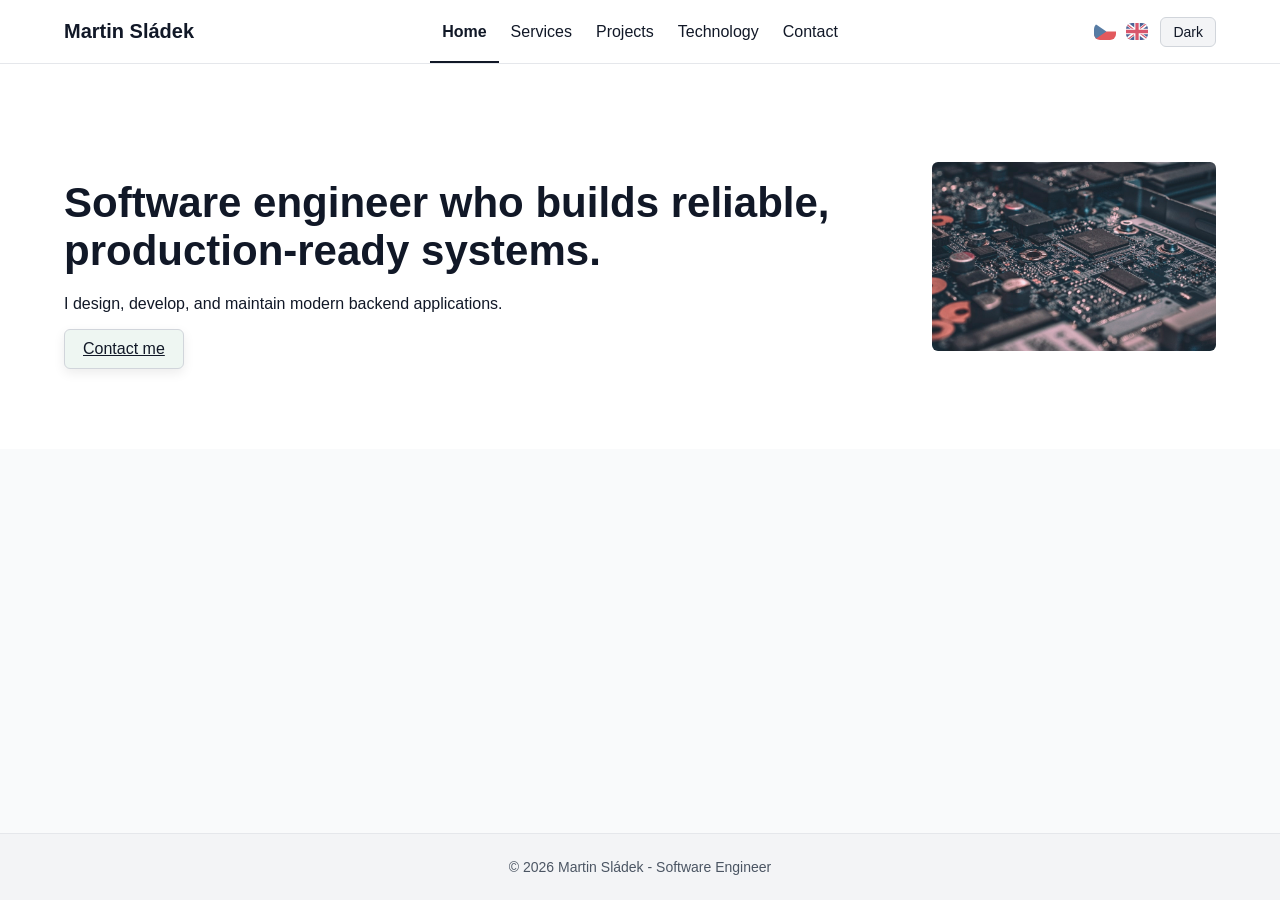
<file: index.html>
<!DOCTYPE html>
<html lang="en">
<head>
    <meta charset="UTF-8">
    <meta name="viewport" content="width=device-width, initial-scale=1.0">
    <title>Martin Sládek — Software Engineer</title>
    <link rel="stylesheet" href="/css/style.css?v=2026-10-26">
</head>

<body>
<header class="header">
    <div class="container nav">
        <div class="logo">Martin Sládek</div>

        <nav>
            <ul>
                <li><a href="/" class="active">Home</a></li>
                <li><a href="/en/services.html">Services</a></li>
                <li><a href="/en/projects.html">Projects</a></li>
                <li><a href="/en/technology.html">Technology</a></li>
                <!-- <li><a href="/en/about.html">About</a></li> -->
                <!-- <li><a href="/en/cv.html">CV</a></li> -->
                <li><a href="/en/contact.html">Contact</a></li>

            </ul>
        </nav>

        <div class="header-tools">
        <div class="lang-switch">
            <a href="/cz/index.html" title="Čeština">
                <img src="/flags/cz.svg" alt="CZ" style="width:22px; vertical-align:middle;">
            </a>
            <a href="/" title="English">
                <img src="/flags/gb.svg" alt="EN" style="width:22px; vertical-align:middle;">
            </a>
        </div>

        <button id="darkToggle" class="btn small">Dark</button>
        </div>
    </div>
</header>

<section class="hero">
    <div class="container hero-inner">
        <div class="hero-text">
            <h1>Software engineer who builds reliable, production‑ready systems.</h1>
            <p>I design, develop, and maintain modern backend applications.</p>
            <a href="/en/contact.html" class="btn primary">Contact me</a>

            <!--
            <p style="margin-top:25px; font-size:14px; opacity:0.85;">
                <strong>Download CV:</strong>
                <a href="/files/CV_Sladek_Martin_EN.pdf" target="_blank">EN</a> ·
                <a href="/files/CV_Sladek_Martin_CZ.pdf" target="_blank">CZ</a>
            </p>
            -->
        </div>
        <div class="hero-img">
            <img src="/images/hero-circuit.jpg" alt="">
        </div>
    </div>
</section>

<!--
<section class="services">
    <div class="container">
        <h2>What I do</h2>
        <div class="grid-3">
            <div class="card"><h3>Backend engineering</h3><p>APIs, databases, integrations, clean code.</p></div>
            <div class="card"><h3>System architecture</h3><p>Design of scalable and maintainable systems.</p></div>
            <div class="card"><h3>Consulting</h3><p>Technical audits, mentoring, solution design.</p></div>
        </div>
    </div>
</section>

<section class="projects">
    <div class="container">
        <h2>Selected projects</h2>
        <div class="grid-2">
            <div class="card"><h3>Project A</h3><p>Backend optimization for an e‑commerce platform.</p></div>
            <div class="card"><h3>Project B</h3><p>Architecture of a real‑time analytics system.</p></div>
        </div>
    </div>
</section>

<section class="cta">
    <div class="container">
        <h2>Let’s work together</h2>
        <p>Have a project that needs an experienced backend engineer?</p>
        <a href="/en/contact.html" class="btn primary">Contact me</a>
    </div>
</section>
-->

<footer class="footer">
    <div class="container">
        © 2026 Martin Sládek - Software Engineer
    </div>
</footer>

<script src="/js/script.js"></script>
</body>
</html>
</file>
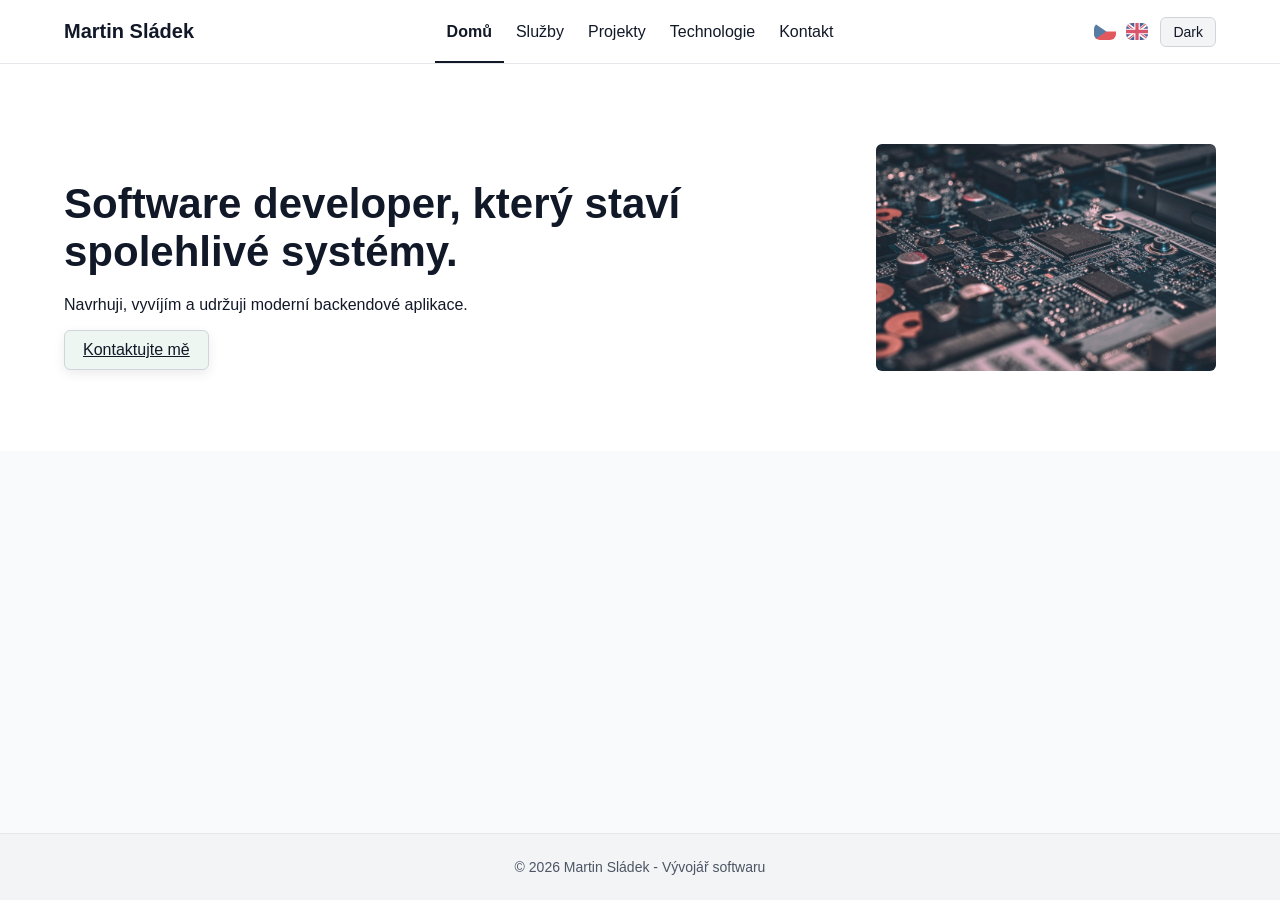
<file: cz/index.html>
<!DOCTYPE html>
<html lang="cs">
<head>
    <meta charset="UTF-8">
    <meta name="viewport" content="width=device-width, initial-scale=1.0">
    <title>Martin Sládek — Vývojář softwaru</title>
    <link rel="stylesheet" href="/css/style.css?v=2026-10-26">
</head>

<body>
<header class="header">
    <div class="container nav">
        <div class="logo">Martin Sládek</div>

        <nav>
            <ul>
                <li><a href="/cz/index.html" class="active">Domů</a></li>
                <li><a href="/cz/services.html">Služby</a></li>
                <li><a href="/cz/projects.html">Projekty</a></li>
                <li><a href="/cz/technology.html">Technologie</a></li>
                <!-- <li><a href="/cz/about.html">O mně</a></li> -->
                <!-- <li><a href="/cz/cv.html">CV</a></li> -->
                <li><a href="/cz/contact.html">Kontakt</a></li>

            </ul>
        </nav>

        <div class="header-tools">
        <div class="lang-switch">
            <a href="/cz/index.html" title="Čeština">
                <img src="/flags/cz.svg" alt="CZ" style="width:22px; vertical-align:middle;">
            </a>
            <a href="/" title="English">
                <img src="/flags/gb.svg" alt="EN" style="width:22px; vertical-align:middle;">
            </a>
        </div>

        <button id="darkToggle" class="btn small">Dark</button>
        </div>
    </div>
</header>

<section class="hero">
    <div class="container hero-inner">
        <div class="hero-text">
            <h1>Software developer, který staví spolehlivé systémy.</h1>
            <p>Navrhuji, vyvíjím a udržuji moderní backendové aplikace.</p>
            <a href="/cz/contact.html" class="btn primary">Kontaktujte mě</a>

            <!--
            <p style="margin-top:25px; font-size:14px; opacity:0.85;">
                <strong>Stáhnout CV:</strong>
                <a href="/files/CV_Sladek_Martin_CZ.pdf" target="_blank">CZ</a> ·
                <a href="/files/CV_Sladek_Martin_EN.pdf" target="_blank">EN</a>
            </p>
            -->
        </div>
        <div class="hero-img">
            <img src="/images/hero-circuit.jpg" alt="">
        </div>
    </div>
</section>

<!--
<section class="services">
    <div class="container">
        <h2>Co dělám</h2>
        <div class="grid-3">
            <div class="card">
                <h3>Backend vývoj</h3>
                <p>API, databáze, integrace, čistý kód, spolehlivost.</p>
            </div>
            <div class="card">
                <h3>Architektura systémů</h3>
                <p>Návrh škálovatelných a udržitelných řešení.</p>
            </div>
            <div class="card">
                <h3>Konzultace</h3>
                <p>Technické audity, mentoring, doporučení řešení.</p>
            </div>
        </div>
    </div>
</section>

<section class="projects">
    <div class="container">
        <h2>Vybrané projekty</h2>
        <div class="grid-2">
            <div class="card">
                <h3>Projekt A</h3>
                <p>Optimalizace backendu e‑commerce platformy.</p>
            </div>
            <div class="card">
                <h3>Projekt B</h3>
                <p>Návrh architektury real‑time analytického systému.</p>
            </div>
        </div>
    </div>
</section>

<section class="cta">
    <div class="container">
        <h2>Pojďme spolupracovat</h2>
        <p>Máte projekt, který potřebuje zkušeného vývojáře?</p>
        <a href="/cz/contact.html" class="btn primary">Kontaktujte mě</a>
    </div>
</section>
-->

<footer class="footer">
    <div class="container">
        © 2026 Martin Sládek - Vývojář softwaru
    </div>
</footer>

<script src="/js/script.js"></script>
</body>
</html>
</file>
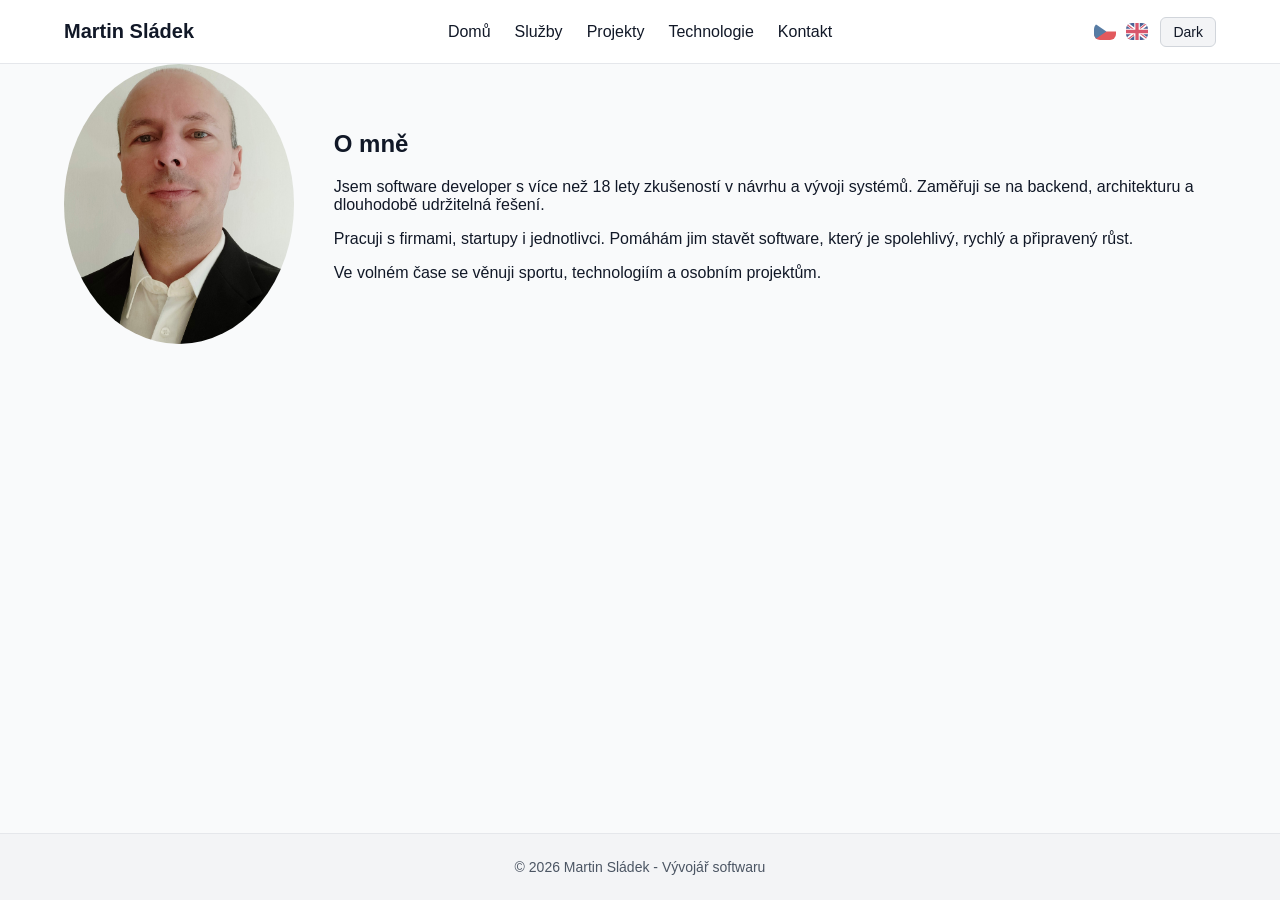
<file: cz/about.html>
<!DOCTYPE html>
<html lang="cs">
<head>
    <meta charset="UTF-8">
    <meta name="viewport" content="width=device-width, initial-scale=1.0">
    <title>O mně — Martin Sládek</title>
    <link rel="stylesheet" href="/css/style.css?v=2026-10-26">
</head>

<body>
<header class="header">
    <div class="container nav">
        <div class="logo">Martin Sládek</div>

        <nav>
            <ul>
                <li><a href="/cz/index.html">Domů</a></li>
                <li><a href="/cz/services.html">Služby</a></li>
                <li><a href="/cz/projects.html">Projekty</a></li>
                <li><a href="/cz/technology.html">Technologie</a></li>
                <!-- <li><a href="/cz/about.html" class="active">O mně</a></li> -->
                <!-- <li><a href="/cz/cv.html">CV</a></li> -->
                <li><a href="/cz/contact.html">Kontakt</a></li>

            </ul>
        </nav>

        <div class="header-tools">
        <div class="lang-switch">
            <a href="/cz/about.html" title="Čeština">
                <img src="/flags/cz.svg" alt="CZ" style="width:22px; vertical-align:middle;">
            </a>
            <a href="/en/about.html" title="English">
                <img src="/flags/gb.svg" alt="EN" style="width:22px; vertical-align:middle;">
            </a>
        </div>

        <button id="darkToggle" class="btn small">Dark</button>
        </div>
    </div>
</header>

<section class="about">
    <div class="container about-inner">
        <div class="about-img">
            <img src="/images/martin.jpg" alt="Martin Sládek">
        </div>
        <div class="about-text">
            <h1>O mně</h1>
            <p>Jsem software developer s více než 18 lety zkušeností v návrhu a vývoji systémů. Zaměřuji se na backend, architekturu a dlouhodobě udržitelná řešení.</p>
            <p>Pracuji s firmami, startupy i jednotlivci. Pomáhám jim stavět software, který je spolehlivý, rychlý a připravený růst.</p>
            <p>Ve volném čase se věnuji sportu, technologiím a osobním projektům.</p>
        </div>
    </div>
</section>

<footer class="footer">
    <div class="container">
        © 2026 Martin Sládek - Vývojář softwaru
    </div>
</footer>

<script src="/js/script.js"></script>
</body>
</html>
</file>
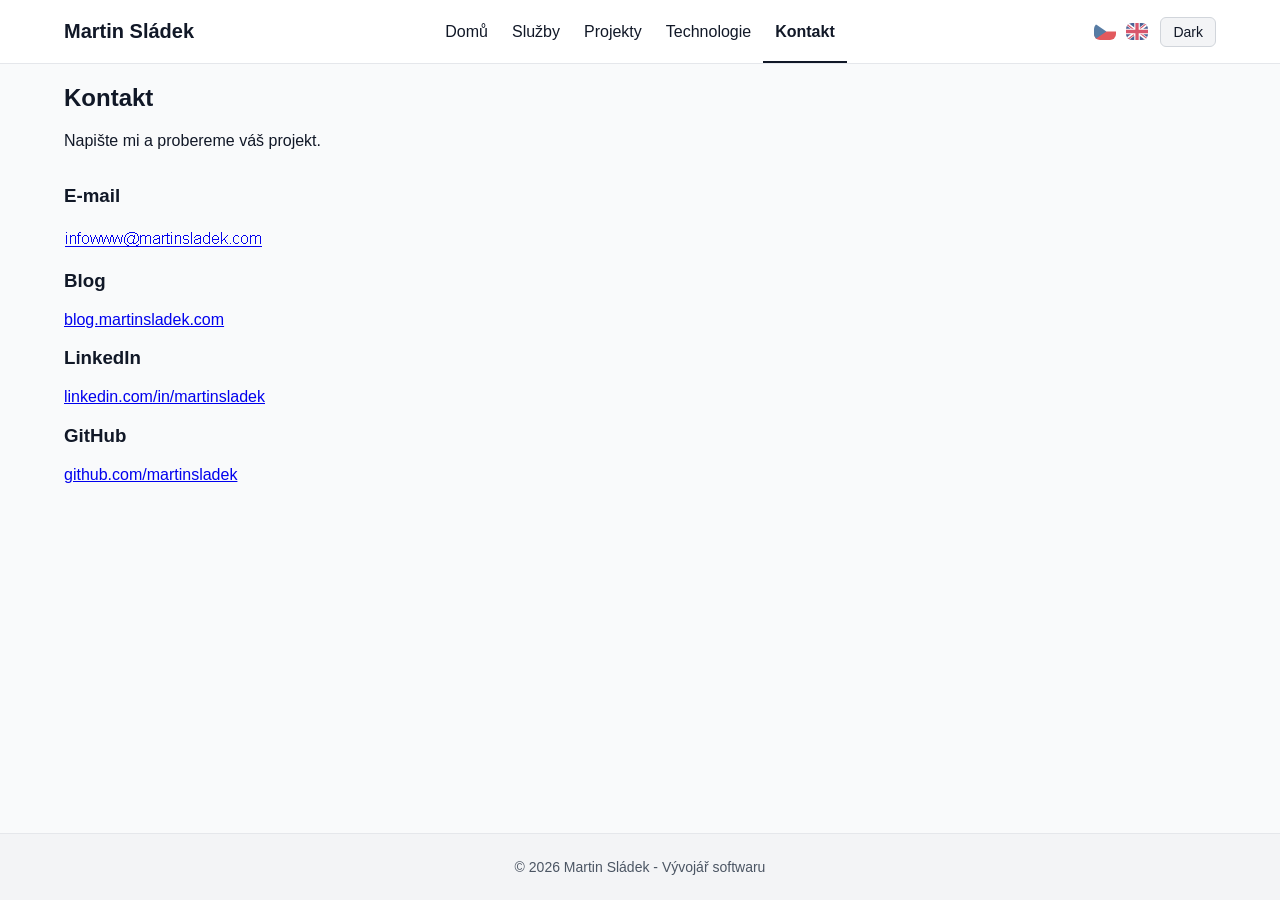
<file: cz/contact.html>
<!DOCTYPE html>
<html lang="cs">
<head>
    <meta charset="UTF-8">
    <meta name="viewport" content="width=device-width, initial-scale=1.0">
    <title>Kontakt — Martin Sládek</title>
    <link rel="stylesheet" href="/css/style.css?v=2026-10-26">
</head>

<body>
<header class="header">
    <div class="container nav">
        <div class="logo">Martin Sládek</div>

        <nav>
            <ul>
                <li><a href="/cz/index.html">Domů</a></li>
                <li><a href="/cz/services.html">Služby</a></li>
                <li><a href="/cz/projects.html">Projekty</a></li>
                <li><a href="/cz/technology.html">Technologie</a></li>
                <!-- <li><a href="/cz/about.html">O mně</a></li> -->
                <!-- <li><a href="/cz/cv.html">CV</a></li> -->
                <li><a href="/cz/contact.html" class="active">Kontakt</a></li>

            </ul>
        </nav>

        <div class="header-tools">
        <div class="lang-switch">
            <a href="/cz/contact.html" title="Čeština">
                <img src="/flags/cz.svg" alt="CZ" style="width:22px; vertical-align:middle;">
            </a>
            <a href="/en/contact.html" title="English">
                <img src="/flags/gb.svg" alt="EN" style="width:22px; vertical-align:middle;">
            </a>
        </div>

        <button id="darkToggle" class="btn small">Dark</button>
        </div>
    </div>
</header>

<section class="page-header">
    <div class="container">
        <h1>Kontakt</h1>
        <p>Napište mi a probereme váš projekt.</p>
    </div>
</section>

<section class="contact">
    <div class="container contact-inner">

        <div class="contact-info">
            <h3>E-mail</h3>
            <p><a href="mailto:infowww@martinsladek.com"><img src="/images/email-infowww.gif" alt="email"></a></p>

            <h3>Blog</h3>
            <p><a href="https://blog.martinsladek.com/" target="_blank" rel="noopener">blog.martinsladek.com</a></p>

            <h3>LinkedIn</h3>
            <p><a href="https://linkedin.com/in/martinsladek" target="_blank">linkedin.com/in/martinsladek</a></p>

            <h3>GitHub</h3>
            <p><a href="https://github.com/martinsladek" target="_blank">github.com/martinsladek</a></p>
        </div>

        <!--
		<form class="contact-form">
            <input type="text" placeholder="Jméno" required>
            <input type="email" placeholder="E-mail" required>
            <textarea style="resize: vertical; min-height:120px;" placeholder="Zpráva" required></textarea>
            <button type="submit" class="btn primary">Odeslat</button>
        </form>
		-->

    </div>
</section>

<footer class="footer">
    <div class="container">
        © 2026 Martin Sládek - Vývojář softwaru
    </div>
</footer>

<script src="/js/script.js"></script>
</body>
</html>
</file>
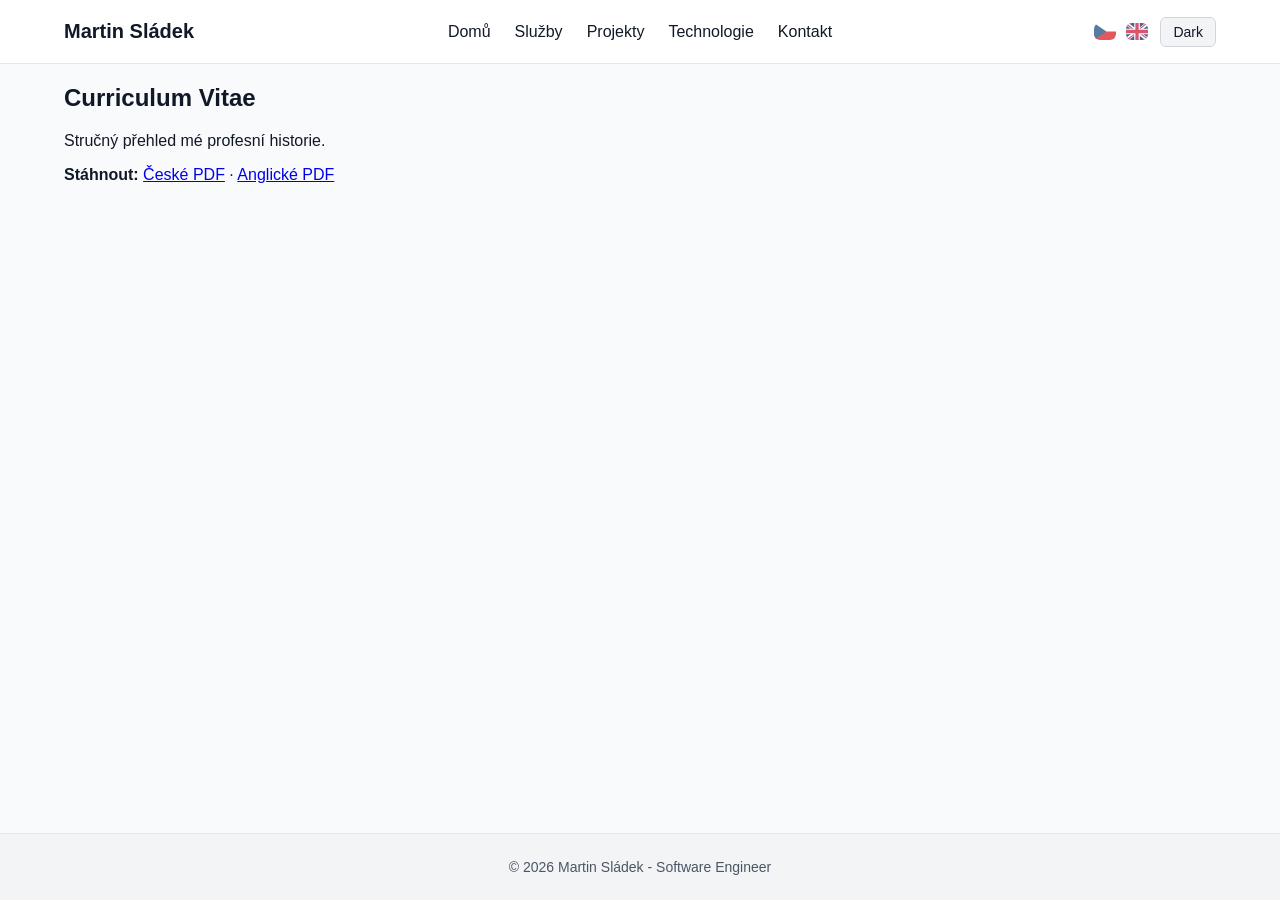
<file: cz/cv.html>
<!DOCTYPE html>
<html lang="cs">
<head>
    <meta charset="UTF-8">
    <meta name="viewport" content="width=device-width, initial-scale=1.0">
    <title>CV — Martin Sládek</title>
    <link rel="stylesheet" href="/css/style.css?v=2026-10-26">
</head>

<body>
<header class="header">
    <div class="container nav">
        <div class="logo">Martin Sládek</div>

        <nav>
            <ul>
                <li><a href="/cz/index.html">Domů</a></li>
                <li><a href="/cz/services.html">Služby</a></li>
                <li><a href="/cz/projects.html">Projekty</a></li>
                <li><a href="/cz/technology.html">Technologie</a></li>
                <!-- <li><a href="/cz/about.html">O mně</a></li> -->
                <!-- <li><a href="/cz/cv.html" class="active">CV</a></li> -->
                <li><a href="/cz/contact.html">Kontakt</a></li>

            </ul>
        </nav>

        <div class="header-tools">
        <div class="lang-switch">
            <a href="/cz/cv.html" title="Čeština">
                <img src="/flags/cz.svg" alt="CZ" style="width:22px; vertical-align:middle;">
            </a>
            <a href="/en/cv.html" title="English">
                <img src="/flags/gb.svg" alt="EN" style="width:22px; vertical-align:middle;">
            </a>
        </div>

        <button id="darkToggle" class="btn small">Dark</button>
        </div>
    </div>
</header>

<section class="page-header">
    <div class="container">
        <h1>Curriculum Vitae</h1>
        <p>Stručný přehled mé profesní historie.</p>
        <p style="margin-top:10px;">
            <strong>Stáhnout:</strong>
            <a href="/files/CV_Sladek_Martin_CZ.pdf" target="_blank">České PDF</a> ·
            <a href="/files/CV_Sladek_Martin_EN.pdf" target="_blank">Anglické PDF</a>
        </p>
    </div>
</section>

<!--
<section class="cv">
    <div class="container">

        <h2>Zkušenosti</h2>

        <div class="card" style="margin-bottom:25px;">
            <h3>Senior Backend Engineer</h3>
            <p><strong>Freelance / Kontrakt</strong> — 2018–současnost</p>
            <p>Návrh a vývoj backendových systémů, systémová architektura, konzultace a dlouhodobá údržba pro klienty z oblasti financí, bankovnictví a enterprise prostředí.</p>
        </div>

        <div class="card" style="margin-bottom:25px;">
            <h3>Software Engineer</h3>
            <p><strong>Barclays Capital</strong> — Londýn</p>
            <p>Modernizace systémů pro zpracování obchodních a kolaterálových dat, migrace na nové integrační platformy a bezpečné cloudové proof‑of‑concepty.</p>
        </div>

        <div class="card" style="margin-bottom:25px;">
            <h3>Software Engineer</h3>
            <p><strong>Commerzbank AG</strong> — Frankfurt</p>
            <p>Vývoj systémů pro regulatorní reporting, backendové komponenty a integrace kritické pro compliance v mezinárodním týmu.</p>
        </div>

        <div class="card" style="margin-bottom:25px;">
            <h3>Software Engineer</h3>
            <p><strong>S&P Global</strong></p>
            <p>Údržba, migrace a modernizace softwaru pro finanční analýzy napříč technologiemi a mezinárodními týmy.</p>
        </div>

        <div class="card" style="margin-bottom:25px;">
            <h3>Software Engineer</h3>
            <p><strong>CA Technologies</strong></p>
            <p>Vývoj multiplatformního monitorovacího agenta pro enterprise systémy (Windows, Linux, AIX, Solaris a další).</p>
        </div>

        <div class="card" style="margin-bottom:25px;">
            <h3>Software Engineer</h3>
            <p><strong>Seznam.cz</strong></p>
            <p>Vývoj interních systémů pro správu reklamních kampaní, rezervací a obchodních procesů.</p>
        </div>

        <h2>Dovednosti</h2>

        <div class="card">
            <p><strong>Jazyky:</strong> Java, Python, C/C++, Bash, SQL</p>
            <p><strong>Technologie:</strong> Spring, Hibernate, REST, SOAP, Oracle, PL/SQL, AWS, MQ/JMS</p>
            <p><strong>Fokus:</strong> Backend, architektura, integrace, výkon, udržovatelnost</p>
        </div>

    </div>
</section>
-->

<footer class="footer">
    <div class="container">
        © 2026 Martin Sládek - Software Engineer
    </div>
</footer>

<script src="/js/script.js"></script>
</body>
</html>
</file>
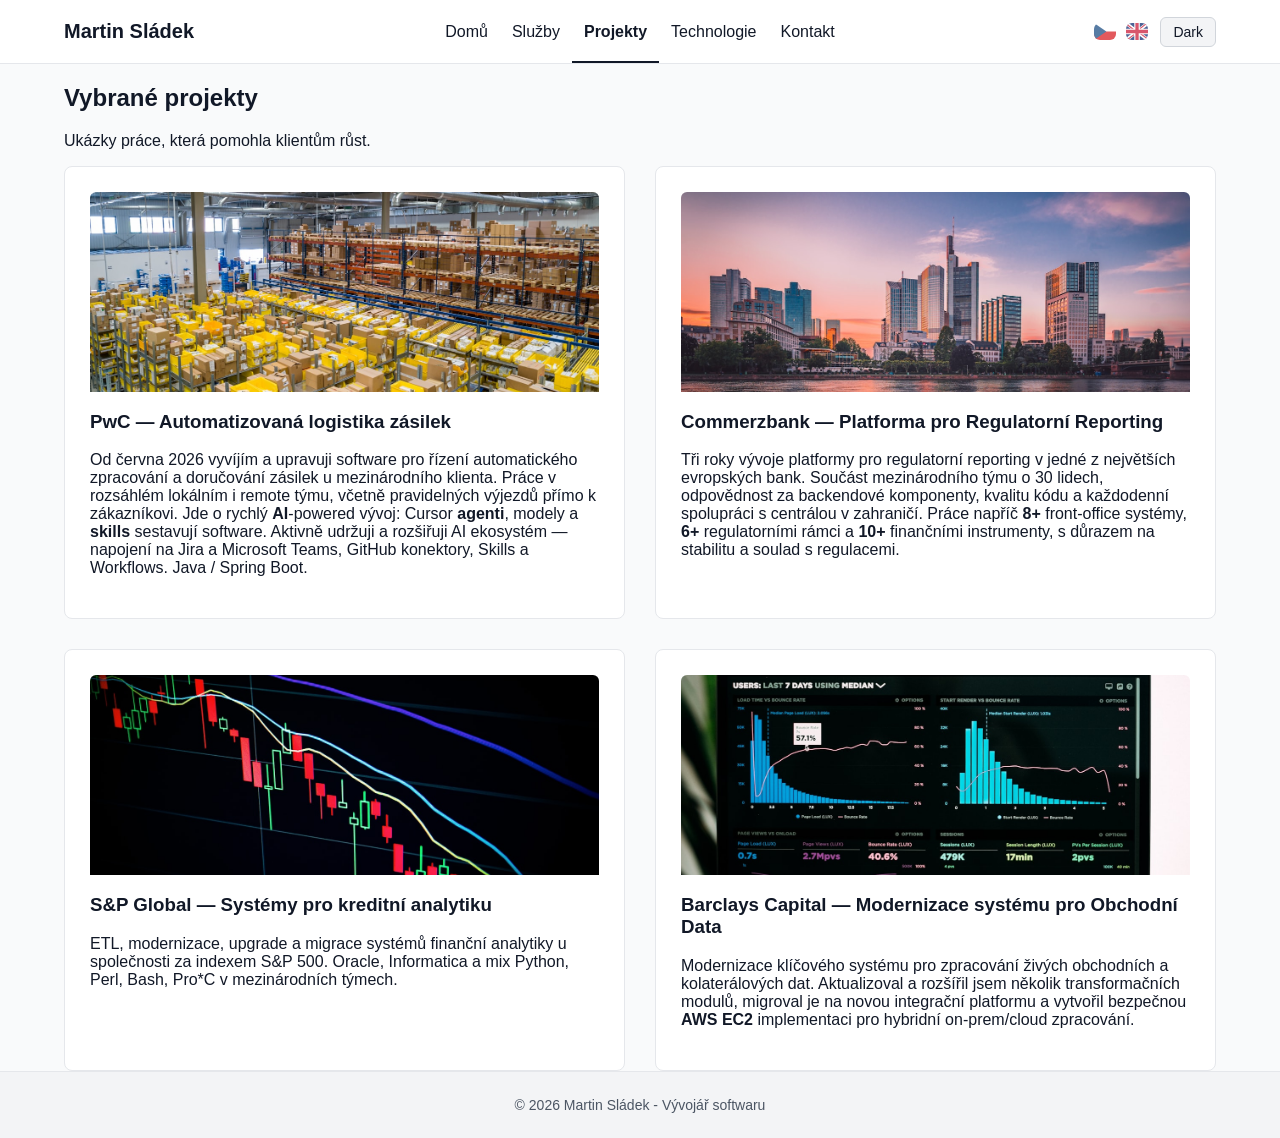
<file: cz/projects.html>
<!DOCTYPE html>
<html lang="cs">
<head>
    <meta charset="UTF-8">
    <meta name="viewport" content="width=device-width, initial-scale=1.0">
    <title>Projekty — Martin Sládek</title>
    <link rel="stylesheet" href="/css/style.css?v=2026-10-26">
</head>

<body>
<header class="header">
    <div class="container nav">
        <div class="logo">Martin Sládek</div>

        <nav>
            <ul>
                <li><a href="/cz/index.html">Domů</a></li>
                <li><a href="/cz/services.html">Služby</a></li>
                <li><a href="/cz/projects.html" class="active">Projekty</a></li>
                <li><a href="/cz/technology.html">Technologie</a></li>
                <!-- <li><a href="/cz/about.html">O mně</a></li> -->
                <!-- <li><a href="/cz/cv.html">CV</a></li> -->
                <li><a href="/cz/contact.html">Kontakt</a></li>

            </ul>
        </nav>

        <div class="header-tools">
        <div class="lang-switch">
            <a href="/cz/projects.html" title="Čeština">
                <img src="/flags/cz.svg" alt="CZ" style="width:22px; vertical-align:middle;">
            </a>
            <a href="/en/projects.html" title="English">
                <img src="/flags/gb.svg" alt="EN" style="width:22px; vertical-align:middle;">
            </a>
        </div>

        <button id="darkToggle" class="btn small">Dark</button>
        </div>
    </div>
</header>

<section class="page-header">
    <div class="container">
        <h1>Vybrané projekty</h1>
        <p>Ukázky práce, která pomohla klientům růst.</p>
    </div>
</section>

<section class="projects">
    <div class="container grid-2">

        <div class="project card">
            <img src="/images/project-parcel-logistics.jpg" alt="Sklad automatizované logistiky zásilek">
            <h3>PwC — Automatizovaná logistika zásilek</h3>
            <p>Od června 2026 vyvíjím a upravuji software pro řízení automatického zpracování a doručování zásilek u mezinárodního klienta. Práce v rozsáhlém lokálním i remote týmu, včetně pravidelných výjezdů přímo k zákazníkovi. Jde o rychlý <strong>AI</strong>-powered vývoj: Cursor <strong>agenti</strong>, modely a <strong>skills</strong> sestavují software. Aktivně udržuji a rozšiřuji AI ekosystém — napojení na Jira a Microsoft Teams, GitHub konektory, Skills a Workflows. Java / Spring Boot.</p>
        </div>

        <div class="project card">
            <img src="/images/project-frankfurt.jpg" alt="Frankfurtská bankovní čtvrť v noci" loading="lazy">
            <h3>Commerzbank — Platforma pro Regulatorní Reporting</h3>
            <p>
Tři roky vývoje platformy pro regulatorní reporting v jedné z největších evropských bank. 
Součást mezinárodního týmu o 30 lidech, odpovědnost za backendové komponenty, kvalitu kódu a každodenní spolupráci s centrálou v zahraničí. 
Práce napříč <strong>8+</strong> front‑office systémy, <strong>6+</strong> regulatorními rámci a <strong>10+</strong> finančními instrumenty, s důrazem na stabilitu a soulad s regulacemi.
            </p>

            <!--
            <p>3 roky vývoje platformy pro regulatorní reporting v jedné z největších evropských bank.
V mezinárodním týmu o 30 vývojářích jsem navrhoval a udržoval backendové komponenty splňující přísné regulatorní požadavky. Denní komunikace s centrálou ve Frankfurtu, předávání know‑how a odpovědnost za kvalitu kódu a best practices.

                <ul>
                    <li>Rozsah projektu:</li>
                    <li>8+ front‑office systémů (Murex, Summit, Calypso, Kondor+)</li>
                    <li>6+ regulatorních rámců (EMIR, DFA, MAS, HKMA…)</li>
                    <li>10+ finančních instrumentů (IRS, FX Forward, Swaption, CDS, Repo…)</li>
                </ul>
            </p>
            -->
        </div>

        <div class="project card">
            <img src="/images/project-market-charts.jpg" alt="Finanční tržní grafy" loading="lazy">
            <h3>S&amp;P Global — Systémy pro kreditní analytiku</h3>
            <p>ETL, modernizace, upgrade a migrace systémů finanční analytiky u společnosti za indexem S&amp;P 500. Oracle, Informatica a mix Python, Perl, Bash, Pro*C v mezinárodních týmech.</p>
        </div>

        <div class="project card">
            <img src="/images/project-trading-data.jpg" alt="Finanční data a tržní grafy" loading="lazy">
            <h3>Barclays Capital — Modernizace systému pro Obchodní Data</h3>
            <p>Modernizace klíčového systému pro zpracování živých obchodních a kolaterálových dat.
Aktualizoval a rozšířil jsem několik transformačních modulů, migroval je na novou integrační platformu a vytvořil bezpečnou <strong>AWS EC2</strong> implementaci pro hybridní on‑prem/cloud zpracování.</p>
        </div>

        <!--
        <div class="project card">
            <img src="/images/project-server-room.jpg" alt="Enterprise serverovna" loading="lazy">
            <h3>CA Technologies — Enterprise monitoring a systémová integrace</h3>
            <p>Multiplatformní SNMP monitoring agent pro robustní kritické systémy významných světových klientů (centrální banky, obrana, státní správa). Druhá linie: automatizace integrace, instalace, konfigurace a aktualizací napříč heterogenním prostředím (PowerShell, REST API, Python) a VMware vSphere. CA Technologies později koupil Broadcom.</p>
        </div>
        -->

        <!--
        <div class="project card">
            <img src="/images/project-laptop.jpg" alt="Vysokozátěžové webové systémy" loading="lazy">
            <h3>Seznam.cz — Vysokovýkonné interní systémy</h3>
            <p>Interní informační, obchodní a reklamní systémy: vysoká dostupnost, nízká latence, optimalizace SQL. Python, PHP, C++, MySQL.</p>
        </div>
        -->

    </div>
</section>

<footer class="footer">
    <div class="container">
        © 2026 Martin Sládek - Vývojář softwaru
    </div>
</footer>

<script src="/js/script.js"></script>
</body>
</html>
</file>
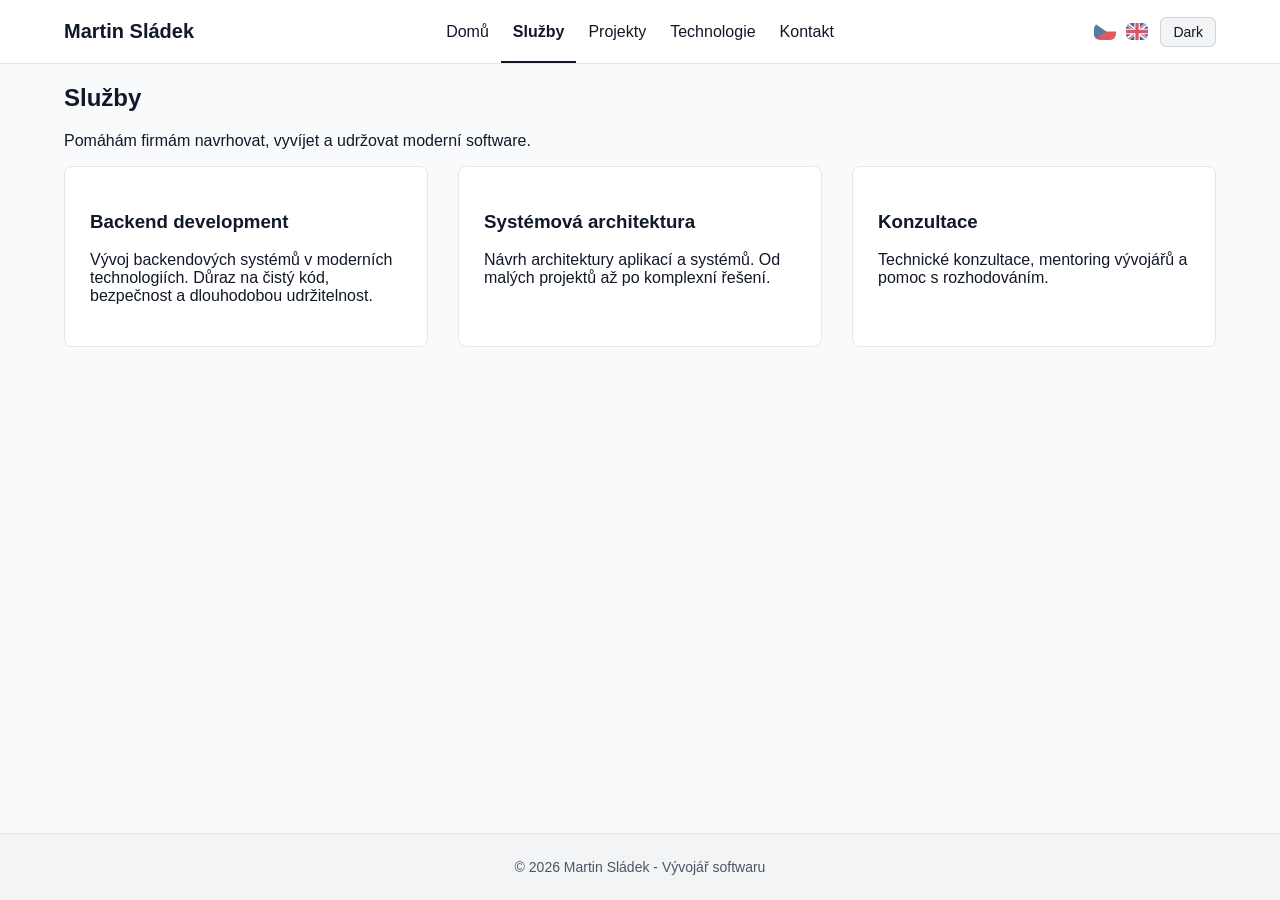
<file: cz/services.html>
<!DOCTYPE html>
<html lang="cs">
<head>
    <meta charset="UTF-8">
    <meta name="viewport" content="width=device-width, initial-scale=1.0">
    <title>Služby — Martin Sládek</title>
    <link rel="stylesheet" href="/css/style.css?v=2026-10-26">
</head>

<body>
<header class="header">
    <div class="container nav">
        <div class="logo">Martin Sládek</div>

        <nav>
            <ul>
                <li><a href="/cz/index.html">Domů</a></li>
                <li><a href="/cz/services.html" class="active">Služby</a></li>
                <li><a href="/cz/projects.html">Projekty</a></li>
                <li><a href="/cz/technology.html">Technologie</a></li>
                <!-- <li><a href="/cz/about.html">O mně</a></li> -->
                <!-- <li><a href="/cz/cv.html">CV</a></li> -->
                <li><a href="/cz/contact.html">Kontakt</a></li>

            </ul>
        </nav>

        <div class="header-tools">
        <div class="lang-switch">
            <a href="/cz/services.html" title="Čeština">
                <img src="/flags/cz.svg" alt="CZ" style="width:22px; vertical-align:middle;">
            </a>
            <a href="/en/services.html" title="English">
                <img src="/flags/gb.svg" alt="EN" style="width:22px; vertical-align:middle;">
            </a>
        </div>

        <button id="darkToggle" class="btn small">Dark</button>
        </div>
    </div>
</header>

<section class="page-header">
    <div class="container">
        <h1>Služby</h1>
        <p>Pomáhám firmám navrhovat, vyvíjet a udržovat moderní software.</p>
    </div>
</section>

<section class="services">
    <div class="container grid-3">
        <div class="card">
            <h3>Backend development</h3>
            <p>Vývoj backendových systémů v moderních technologiích. Důraz na čistý kód, bezpečnost a dlouhodobou udržitelnost.</p>
        </div>
        <div class="card">
            <h3>Systémová architektura</h3>
            <p>Návrh architektury aplikací a systémů. Od malých projektů až po komplexní řešení.</p>
        </div>
        <div class="card">
            <h3>Konzultace</h3>
            <p>Technické konzultace, mentoring vývojářů a pomoc s rozhodováním.</p>
        </div>
    </div>
</section>

<footer class="footer">
    <div class="container">
        © 2026 Martin Sládek - Vývojář softwaru
    </div>
</footer>

<script src="/js/script.js"></script>
</body>
</html>
</file>
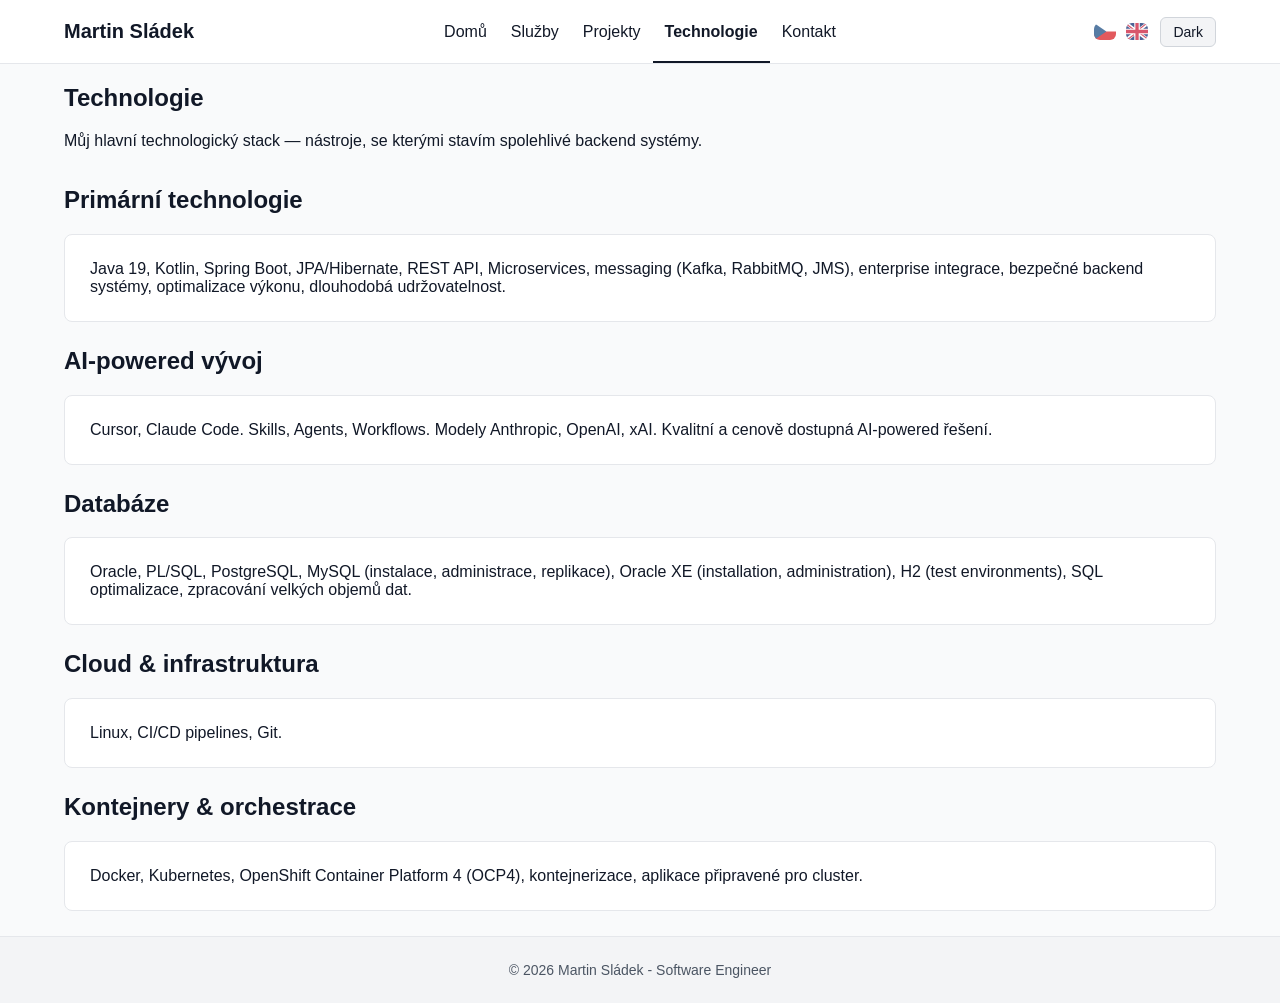
<file: cz/technology.html>
<!DOCTYPE html>
<html lang="cs">
<head>
    <meta charset="UTF-8">
    <meta name="viewport" content="width=device-width, initial-scale=1.0">
    <title>Technologie — Martin Sládek</title>
    <link rel="stylesheet" href="/css/style.css?v=2026-10-26">
</head>

<body>
<header class="header">
    <div class="container nav">
        <div class="logo">Martin Sládek</div>

        <nav>
            <ul>
                <li><a href="/cz/index.html">Domů</a></li>
                <li><a href="/cz/services.html">Služby</a></li>
                <li><a href="/cz/projects.html">Projekty</a></li>
                <li><a href="/cz/technology.html" class="active">Technologie</a></li>
                <!-- <li><a href="/cz/about.html">O mně</a></li> -->
                <!-- <li><a href="/cz/cv.html">CV</a></li> -->
                <li><a href="/cz/contact.html">Kontakt</a></li>

            </ul>
        </nav>

        <div class="header-tools">
        <div class="lang-switch">
            <a href="/cz/technology.html" title="Čeština">
                <img src="/flags/cz.svg" alt="CZ" style="width:22px; vertical-align:middle;">
            </a>
            <a href="/en/technology.html" title="English">
                <img src="/flags/gb.svg" alt="EN" style="width:22px; vertical-align:middle;">
            </a>
        </div>

        <button id="darkToggle" class="btn small">Dark</button>
        </div>
    </div>
</header>

<section class="page-header">
    <div class="container">
        <h1>Technologie</h1>
        <p>Můj hlavní technologický stack — nástroje, se kterými stavím spolehlivé backend systémy.</p>
    </div>
</section>

<section class="technology">
    <div class="container">

        <h2>Primární technologie</h2>
        <div class="card" style="margin-bottom:25px;">
            Java 19<!-- (8–21)-->, Kotlin, Spring Boot, JPA/Hibernate, REST API, Microservices, messaging (Kafka, RabbitMQ, JMS),
			enterprise integrace, bezpečné backend systémy, optimalizace výkonu, dlouhodobá udržovatelnost.
        </div>

        <h2>AI-powered vývoj</h2>
        <div class="card" style="margin-bottom:25px;">
            Cursor, Claude Code. Skills, Agents, Workflows. Modely Anthropic, OpenAI, xAI. Kvalitní a cenově dostupná AI-powered řešení.
        </div>

        <h2>Databáze</h2>
        <div class="card" style="margin-bottom:25px;">
            Oracle, PL/SQL, PostgreSQL,
			MySQL (instalace, administrace, replikace),
			Oracle XE (installation, administration),
            H2 (test environments),
            SQL optimalizace,
            zpracování velkých objemů dat.
        </div>

        <h2>Cloud & infrastruktura</h2>
        <div class="card" style="margin-bottom:25px;">
            <!--AWS (EC2, S3), hybridní on‑prem/cloud integrace, -->Linux, CI/CD pipelines, Git.
        </div>

        <h2>Kontejnery & orchestrace</h2>
        <div class="card" style="margin-bottom:25px;">
            Docker, Kubernetes, OpenShift Container Platform 4 (OCP4), kontejnerizace,
            aplikace připravené pro cluster.
        </div>

        <!--
		<h2>Další jazyky</h2>
        <div class="card" style="margin-bottom:25px;">
            Python, C/C++, Bash.
        </div>

        <h2>Fokus</h2>
        <div class="card" style="margin-bottom:25px;">
            Backend, architektura, integrace, spolehlivost, udržovatelnost, produkční systémy,
            enterprise prostředí.
        </div>
		-->

        <!--
        <h2>Co nedělám</h2>
        <div class="card" style="margin-bottom:25px;">
            ❌ mobilní aplikace<br>
            ❌ WordPress<br>
            ❌ full‑time DevOps (ale DevOps/OCP4 dovednosti jsou součástí mého toolkitu)
        </div>
        -->

        <!--
        <h2>Co už není relevantní</h2>
        <div class="card">
            Assembler, Basic, Pascal, Delphi, Flash, jQuery, staré Java EE relikty (EJB 2.x, Applets),
            CORBA, XML‑RPC, SVN, Tomcat 5, SOAP‑first architektury.
        </div>
        -->

    </div>
</section>

<footer class="footer">
    <div class="container">
        © 2026 Martin Sládek - Software Engineer
    </div>
</footer>

<script src="/js/script.js"></script>
</body>
</html>
</file>
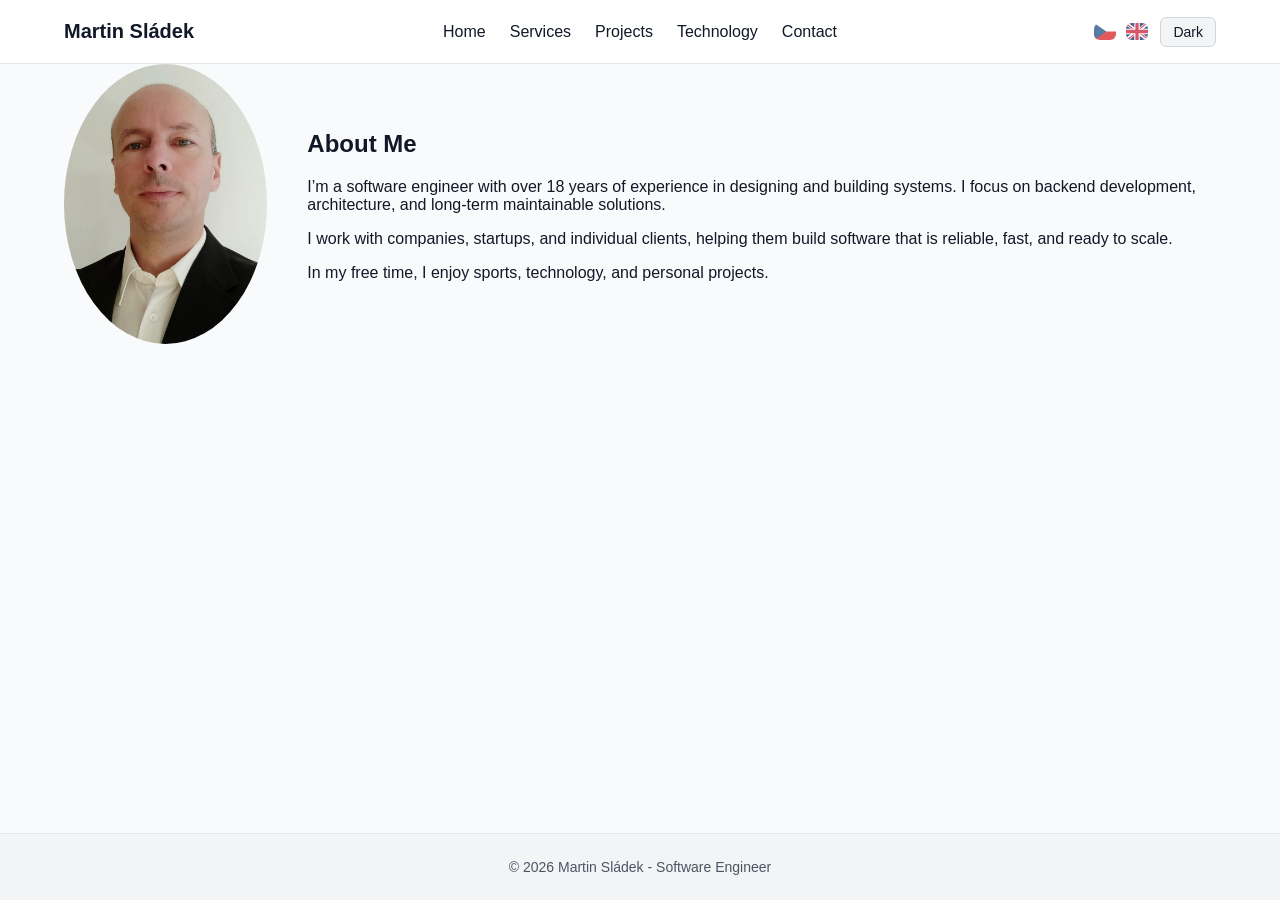
<file: en/about.html>
<!DOCTYPE html>
<html lang="en">
<head>
    <meta charset="UTF-8">
    <meta name="viewport" content="width=device-width, initial-scale=1.0">
    <title>About — Martin Sládek</title>
    <link rel="stylesheet" href="/css/style.css?v=2026-10-26">
</head>

<body>
<header class="header">
    <div class="container nav">
        <div class="logo">Martin Sládek</div>

        <nav>
            <ul>
                <li><a href="/index.html">Home</a></li>
                <li><a href="/en/services.html">Services</a></li>
                <li><a href="/en/projects.html">Projects</a></li>
                <li><a href="/en/technology.html">Technology</a></li>
                <!-- <li><a href="/en/about.html" class="active">About</a></li> -->
                <!-- <li><a href="/en/cv.html">CV</a></li> -->
                <li><a href="/en/contact.html">Contact</a></li>

            </ul>
        </nav>

        <div class="header-tools">
        <div class="lang-switch">
            <a href="/cz/about.html" title="Čeština">
                <img src="/flags/cz.svg" alt="CZ" style="width:22px; vertical-align:middle;">
            </a>
            <a href="/en/about.html" title="English">
                <img src="/flags/gb.svg" alt="EN" style="width:22px; vertical-align:middle;">
            </a>
        </div>

        <button id="darkToggle" class="btn small">Dark</button>
        </div>
    </div>
</header>

<section class="about">
    <div class="container about-inner">
        <div class="about-img">
            <img src="/images/martin.jpg" alt="Martin Sládek">
        </div>
        <div class="about-text">
            <h1>About Me</h1>
            <p>I’m a software engineer with over 18 years of experience in designing and building systems. I focus on backend development, architecture, and long‑term maintainable solutions.</p>
            <p>I work with companies, startups, and individual clients, helping them build software that is reliable, fast, and ready to scale.</p>
            <p>In my free time, I enjoy sports, technology, and personal projects.</p>
        </div>
    </div>
</section>

<footer class="footer">
    <div class="container">
        © 2026 Martin Sládek - Software Engineer
    </div>
</footer>

<script src="/js/script.js"></script>
</body>
</html>
</file>
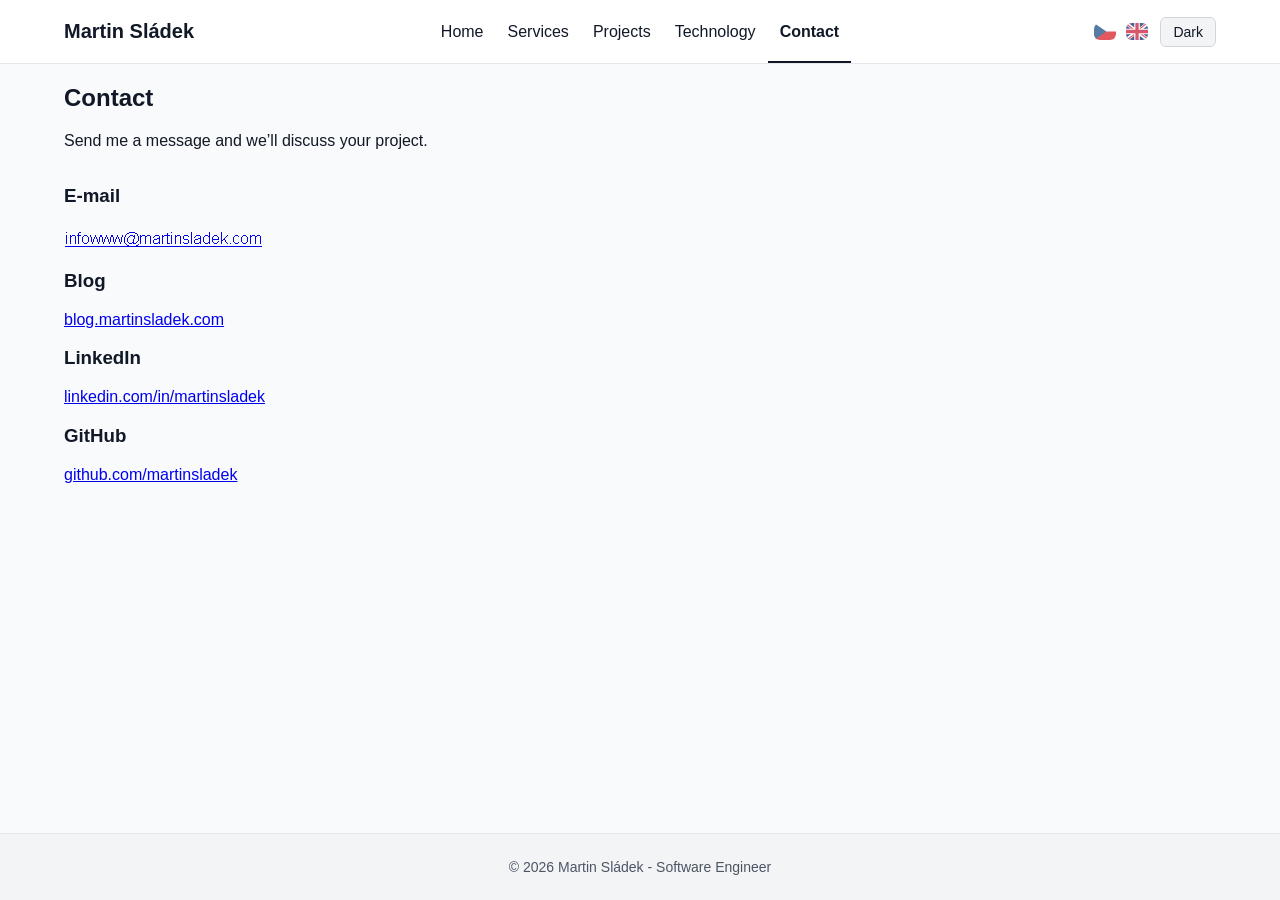
<file: en/contact.html>
<!DOCTYPE html>
<html lang="en">
<head>
    <meta charset="UTF-8">
    <meta name="viewport" content="width=device-width, initial-scale=1.0">
    <title>Contact — Martin Sládek</title>
    <link rel="stylesheet" href="/css/style.css?v=2026-10-26">
</head>

<body>
<header class="header">
    <div class="container nav">
        <div class="logo">Martin Sládek</div>

        <nav>
            <ul>
                <li><a href="/index.html">Home</a></li>
                <li><a href="/en/services.html">Services</a></li>
                <li><a href="/en/projects.html">Projects</a></li>
                <li><a href="/en/technology.html">Technology</a></li>
                <!-- <li><a href="/en/about.html">About</a></li> -->
                <!-- <li><a href="/en/cv.html">CV</a></li> -->
                <li><a href="/en/contact.html" class="active">Contact</a></li>

            </ul>
        </nav>

        <div class="header-tools">
        <div class="lang-switch">
            <a href="/cz/contact.html" title="Čeština">
                <img src="/flags/cz.svg" alt="CZ" style="width:22px; vertical-align:middle;">
            </a>
            <a href="/en/contact.html" title="English">
                <img src="/flags/gb.svg" alt="EN" style="width:22px; vertical-align:middle;">
            </a>
        </div>

        <button id="darkToggle" class="btn small">Dark</button>
        </div>
    </div>
</header>

<section class="page-header">
    <div class="container">
        <h1>Contact</h1>
        <p>Send me a message and we’ll discuss your project.</p>
    </div>
</section>

<section class="contact">
    <div class="container contact-inner">

        <div class="contact-info">
            <h3>E-mail</h3>
            <p><a href="mailto:infowww@martinsladek.com"><img src="/images/email-infowww.gif" alt="email"></a></p>

            <h3>Blog</h3>
            <p><a href="https://blog.martinsladek.com/" target="_blank" rel="noopener">blog.martinsladek.com</a></p>

            <h3>LinkedIn</h3>
            <p><a href="https://linkedin.com/in/martinsladek" target="_blank">linkedin.com/in/martinsladek</a></p>

            <h3>GitHub</h3>
            <p><a href="https://github.com/martinsladek" target="_blank">github.com/martinsladek</a></p>
        </div>

        <!--
		<form class="contact-form">
            <input type="text" placeholder="Name" required>
            <input type="email" placeholder="E-mail" required>
            <textarea style="resize: vertical; min-height:120px;" placeholder="Message" required></textarea>
            <button type="submit" class="btn primary">Send</button>
        </form>
		-->

    </div>
</section>

<footer class="footer">
    <div class="container">
        © 2026 Martin Sládek - Software Engineer
    </div>
</footer>

<script src="/js/script.js"></script>
</body>
</html>
</file>
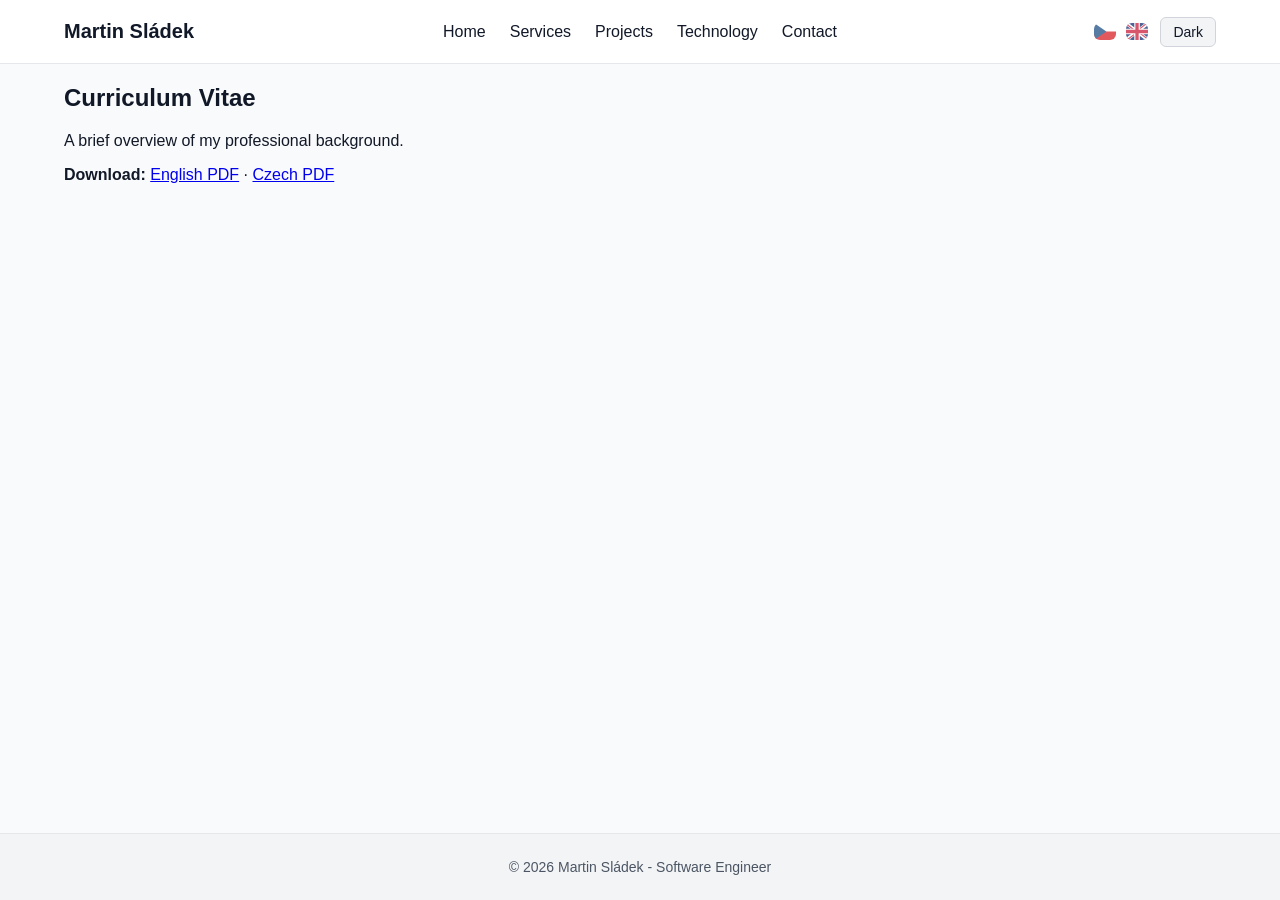
<file: en/cv.html>
<!DOCTYPE html>
<html lang="en">
<head>
    <meta charset="UTF-8">
    <meta name="viewport" content="width=device-width, initial-scale=1.0">
    <title>CV — Martin Sládek</title>
    <link rel="stylesheet" href="/css/style.css?v=2026-10-26">
</head>

<body>
<header class="header">
    <div class="container nav">
        <div class="logo">Martin Sládek</div>

        <nav>
            <ul>
                <li><a href="/index.html">Home</a></li>
                <li><a href="/en/services.html">Services</a></li>
                <li><a href="/en/projects.html">Projects</a></li>
                <li><a href="/en/technology.html">Technology</a></li>
                <!-- <li><a href="/en/about.html">About</a></li> -->
                <!-- <li><a href="/en/cv.html" class="active">CV</a></li> -->
                <li><a href="/en/contact.html">Contact</a></li>

            </ul>
        </nav>

        <div class="header-tools">
        <div class="lang-switch">
            <a href="/cz/cv.html" title="Čeština">
                <img src="/flags/cz.svg" alt="CZ" style="width:22px; vertical-align:middle;">
            </a>
            <a href="/en/cv.html" title="English">
                <img src="/flags/gb.svg" alt="EN" style="width:22px; vertical-align:middle;">
            </a>
        </div>

        <button id="darkToggle" class="btn small">Dark</button>
        </div>
    </div>
</header>

<section class="page-header">
    <div class="container">
        <h1>Curriculum Vitae</h1>
        <p>A brief overview of my professional background.</p>
        <p style="margin-top:10px;">
            <strong>Download:</strong>
            <a href="/files/CV_Sladek_Martin_EN.pdf" target="_blank">English PDF</a> ·
            <a href="/files/CV_Sladek_Martin_CZ.pdf" target="_blank">Czech PDF</a>
        </p>
    </div>
</section>

<!--
<section class="cv">
    <div class="container">

        <h2>Experience</h2>

        <div class="card" style="margin-bottom:25px;">
            <h3>Senior Backend Engineer</h3>
            <p><strong>Freelance / Contract</strong> — 2018–present</p>
            <p>Design and development of backend systems, system architecture, consulting, and long‑term maintenance for clients in finance, banking, and enterprise environments.</p>
        </div>

        <div class="card" style="margin-bottom:25px;">
            <h3>Software Engineer</h3>
            <p><strong>Barclays Capital</strong> — London</p>
            <p>Modernization of trading and collateral data systems, migration to new integration platforms, and secure cloud proof‑of‑concepts.</p>
        </div>

        <div class="card" style="margin-bottom:25px;">
            <h3>Software Engineer</h3>
            <p><strong>Commerzbank AG</strong> — Frankfurt</p>
            <p>Development of regulatory reporting systems, backend components, and compliance‑critical integrations in a large international team.</p>
        </div>

        <div class="card" style="margin-bottom:25px;">
            <h3>Software Engineer</h3>
            <p><strong>S&P Global</strong></p>
            <p>Maintenance, migration, and modernization of financial analytics software across multiple technologies and international teams.</p>
        </div>

        <div class="card" style="margin-bottom:25px;">
            <h3>Software Engineer</h3>
            <p><strong>CA Technologies</strong></p>
            <p>Development of a cross‑platform monitoring agent for enterprise systems (Windows, Linux, AIX, Solaris and others).</p>
        </div>

        <div class="card" style="margin-bottom:25px;">
            <h3>Software Engineer</h3>
            <p><strong>Seznam.cz</strong></p>
            <p>Development of internal systems for managing high‑volume advertising campaigns, reservations, and business workflows.</p>
        </div>

        <h2>Skills</h2>

        <div class="card">
            <p><strong>Languages:</strong> Java, Python, C/C++, Bash, SQL</p>
            <p><strong>Technologies:</strong> Spring, Hibernate, REST, SOAP, Oracle, PL/SQL, AWS, MQ/JMS</p>
            <p><strong>Focus:</strong> Backend engineering, system architecture, integrations, performance, maintainability</p>
        </div>

    </div>
</section>
-->

<footer class="footer">
    <div class="container">
        © 2026 Martin Sládek - Software Engineer
    </div>
</footer>

<script src="/js/script.js"></script>
</body>
</html>
</file>
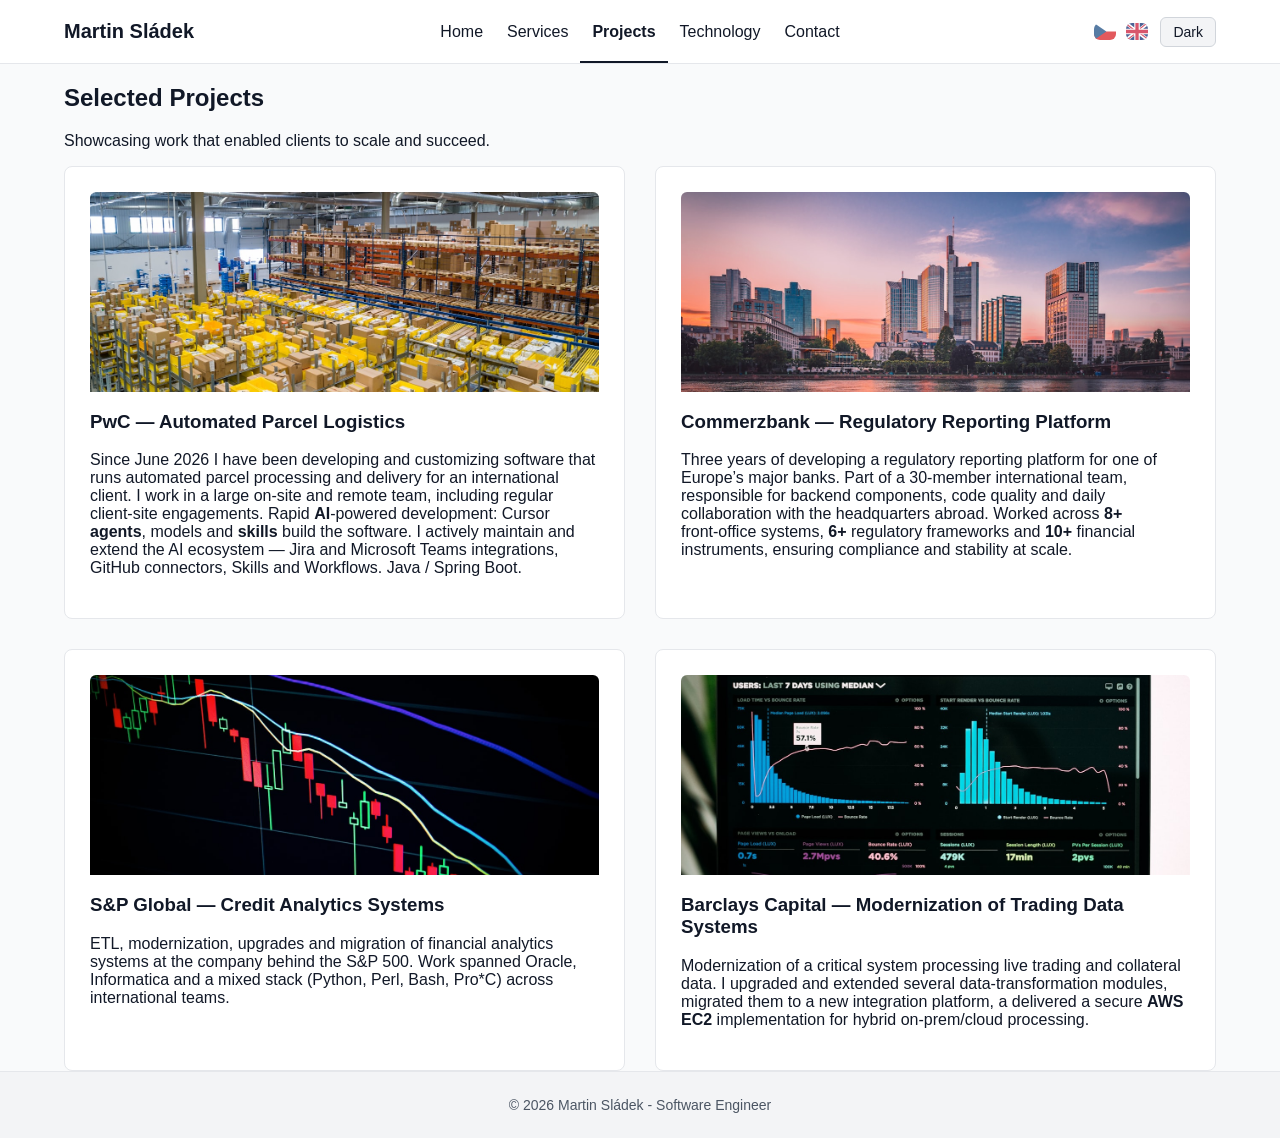
<file: en/projects.html>
<!DOCTYPE html>
<html lang="en">
<head>
    <meta charset="UTF-8">
    <meta name="viewport" content="width=device-width, initial-scale=1.0">
    <title>Projects — Martin Sládek</title>
    <link rel="stylesheet" href="/css/style.css?v=2026-10-26">
</head>

<body>
<header class="header">
    <div class="container nav">
        <div class="logo">Martin Sládek</div>

        <nav>
            <ul>
                <li><a href="/index.html">Home</a></li>
                <li><a href="/en/services.html">Services</a></li>
                <li><a href="/en/projects.html" class="active">Projects</a></li>
                <li><a href="/en/technology.html">Technology</a></li>
                <!-- <li><a href="/en/about.html">About</a></li> -->
                <!-- <li><a href="/en/cv.html">CV</a></li> -->
                <li><a href="/en/contact.html">Contact</a></li>

            </ul>
        </nav>

        <div class="header-tools">
        <div class="lang-switch">
            <a href="/cz/projects.html" title="Čeština">
                <img src="/flags/cz.svg" alt="CZ" style="width:22px; vertical-align:middle;">
            </a>
            <a href="/en/projects.html" title="English">
                <img src="/flags/gb.svg" alt="EN" style="width:22px; vertical-align:middle;">
            </a>
        </div>

        <button id="darkToggle" class="btn small">Dark</button>
        </div>
    </div>
</header>

<section class="page-header">
    <div class="container">
        <h1>Selected Projects</h1>
        <p>Showcasing work that enabled clients to scale and succeed.</p>
    </div>
</section>

<section class="projects">
    <div class="container grid-2">

        <div class="project card">
            <img src="/images/project-parcel-logistics.jpg" alt="Automated parcel logistics warehouse">
            <h3>PwC — Automated Parcel Logistics</h3>
            <p>Since June 2026 I have been developing and customizing software that runs automated parcel processing and delivery for an international client. I work in a large on-site and remote team, including regular client-site engagements. Rapid <strong>AI</strong>-powered development: Cursor <strong>agents</strong>, models and <strong>skills</strong> build the software. I actively maintain and extend the AI ecosystem — Jira and Microsoft Teams integrations, GitHub connectors, Skills and Workflows. Java / Spring Boot.</p>
        </div>

        <div class="project card">
            <img src="/images/project-frankfurt.jpg" alt="Frankfurt financial district at night" loading="lazy">
            <h3>Commerzbank — Regulatory Reporting Platform</h3>
            <p>
Three years of developing a regulatory reporting platform for one of Europe’s major banks. 
Part of a 30‑member international team, responsible for backend components, code quality and daily collaboration with the headquarters abroad. 
Worked across <strong>8+</strong> front‑office systems, <strong>6+</strong> regulatory frameworks and <strong>10+</strong> financial instruments, ensuring compliance and stability at scale.
            </p>
            <!--
            <p>

            3 years of developing a regulatory reporting platform for one of Europe’s major banks.
Working in a 30‑member international team, I helped design and maintain backend components that ensured compliance with strict financial regulations. Daily collaboration with the Frankfurt headquarters, knowledge transfer, and responsibility for code quality and best practices.

                <ul>
                    <li>Key scope:</li>
                    <li>8+ front‑office systems (Murex, Summit, Calypso, Kondor+)</li>
                    <li>6+ regulatory frameworks (EMIR, DFA, MAS, HKMA…)</li>
                    <li>10+ financial instruments (IRS, FX Forward, Swaption, CDS, Repo…)</li>
                </ul>
            </p>
            -->
        </div>

        <div class="project card">
            <img src="/images/project-market-charts.jpg" alt="Financial market charts" loading="lazy">
            <h3>S&amp;P Global — Credit Analytics Systems</h3>
            <p>ETL, modernization, upgrades and migration of financial analytics systems at the company behind the S&amp;P 500. Work spanned Oracle, Informatica and a mixed stack (Python, Perl, Bash, Pro*C) across international teams.</p>
        </div>

        <div class="project card">
            <img src="/images/project-trading-data.jpg" alt="Financial data and market charts" loading="lazy">
            <h3>Barclays Capital — Modernization of Trading Data Systems</h3>
            <p>Modernization of a critical system processing live trading and collateral data.
I upgraded and extended several data‑transformation modules, migrated them to a new integration platform, a delivered a secure <strong>AWS EC2</strong> implementation for hybrid on‑prem/cloud processing.</p>
        </div>

        <!--
        <div class="project card">
            <img src="/images/project-server-room.jpg" alt="Enterprise server room" loading="lazy">
            <h3>CA Technologies — Enterprise Monitoring &amp; Systems Integration</h3>
            <p>Cross-platform SNMP monitoring agent for robust, critical systems used by major global clients (central banks, defence and government). A second track automated integration, installation, configuration and updates across heterogeneous environments (PowerShell, REST APIs, Python) and VMware vSphere. CA Technologies was later acquired by Broadcom.</p>
        </div>
        -->

        <!--
        <div class="project card">
            <img src="/images/project-laptop.jpg" alt="High-volume web systems" loading="lazy">
            <h3>Seznam.cz — High-performance Internal Systems</h3>
            <p>Internal information, sales and corporate advertising systems: high availability, low latency and SQL optimization. Python, PHP, C++, MySQL.</p>
        </div>
        -->

    </div>
</section>

<footer class="footer">
    <div class="container">
        © 2026 Martin Sládek - Software Engineer
    </div>
</footer>

<script src="/js/script.js"></script>
</body>
</html>
</file>
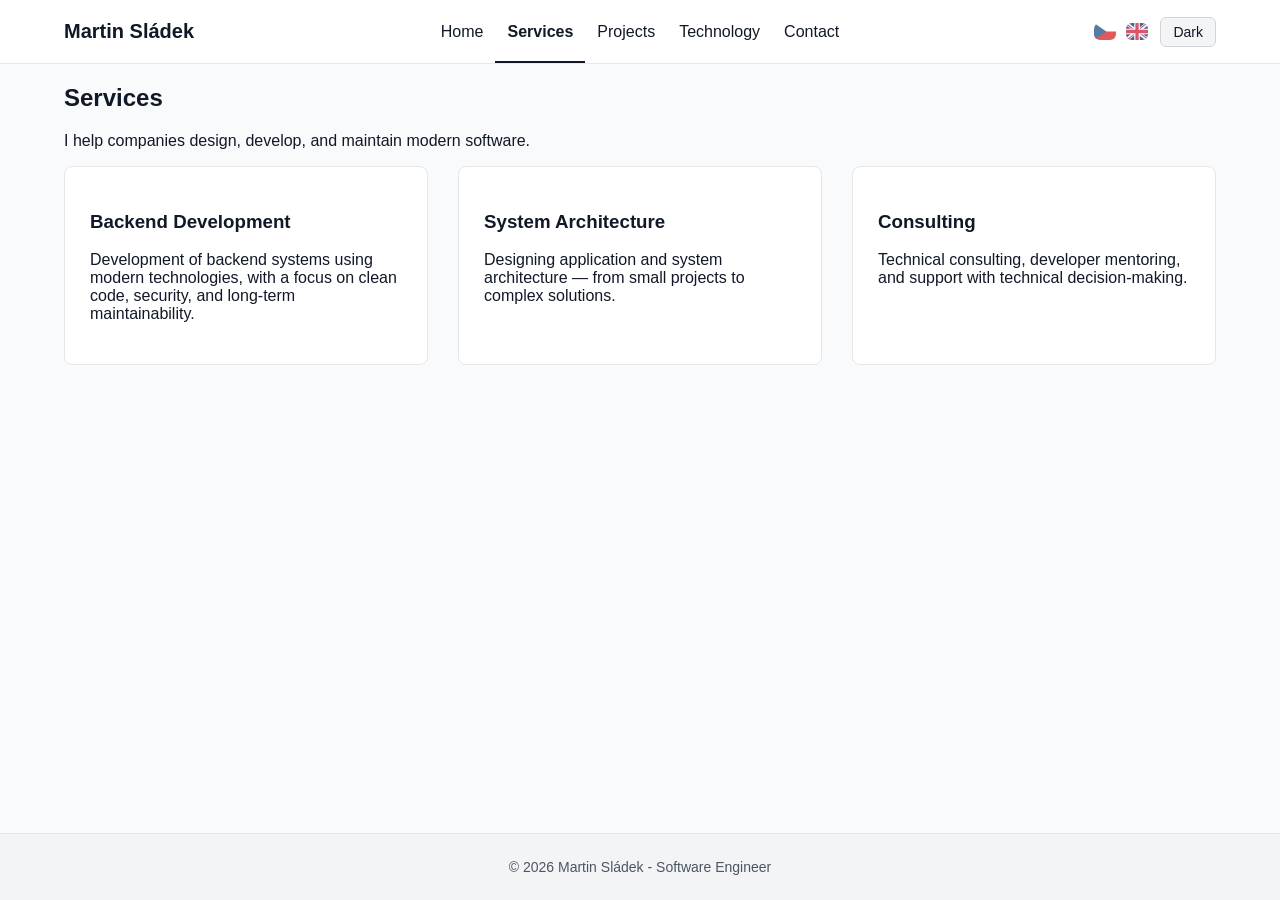
<file: en/services.html>
<!DOCTYPE html>
<html lang="en">
<head>
    <meta charset="UTF-8">
    <meta name="viewport" content="width=device-width, initial-scale=1.0">
    <title>Services — Martin Sládek</title>
    <link rel="stylesheet" href="/css/style.css?v=2026-10-26">
</head>

<body>
<header class="header">
    <div class="container nav">
        <div class="logo">Martin Sládek</div>

        <nav>
            <ul>
                <li><a href="/index.html">Home</a></li>
                <li><a href="/en/services.html" class="active">Services</a></li>
                <li><a href="/en/projects.html">Projects</a></li>
                <li><a href="/en/technology.html">Technology</a></li>
                <!-- <li><a href="/en/about.html">About</a></li> -->
                <!-- <li><a href="/en/cv.html">CV</a></li> -->
                <li><a href="/en/contact.html">Contact</a></li>

            </ul>
        </nav>

        <div class="header-tools">
        <div class="lang-switch">
            <a href="/cz/services.html" title="Čeština">
                <img src="/flags/cz.svg" alt="CZ" style="width:22px; vertical-align:middle;">
            </a>
            <a href="/en/services.html" title="English">
                <img src="/flags/gb.svg" alt="EN" style="width:22px; vertical-align:middle;">
            </a>
        </div>

        <button id="darkToggle" class="btn small">Dark</button>
        </div>
    </div>
</header>

<section class="page-header">
    <div class="container">
        <h1>Services</h1>
        <p>I help companies design, develop, and maintain modern software.</p>
    </div>
</section>

<section class="services">
    <div class="container grid-3">
        <div class="card">
            <h3>Backend Development</h3>
            <p>Development of backend systems using modern technologies, with a focus on clean code, security, and long‑term maintainability.</p>
        </div>
        <div class="card">
            <h3>System Architecture</h3>
            <p>Designing application and system architecture — from small projects to complex solutions.</p>
        </div>
        <div class="card">
            <h3>Consulting</h3>
            <p>Technical consulting, developer mentoring, and support with technical decision‑making.</p>
        </div>
    </div>
</section>

<footer class="footer">
    <div class="container">
        © 2026 Martin Sládek - Software Engineer
    </div>
</footer>

<script src="/js/script.js"></script>
</body>
</html>
</file>
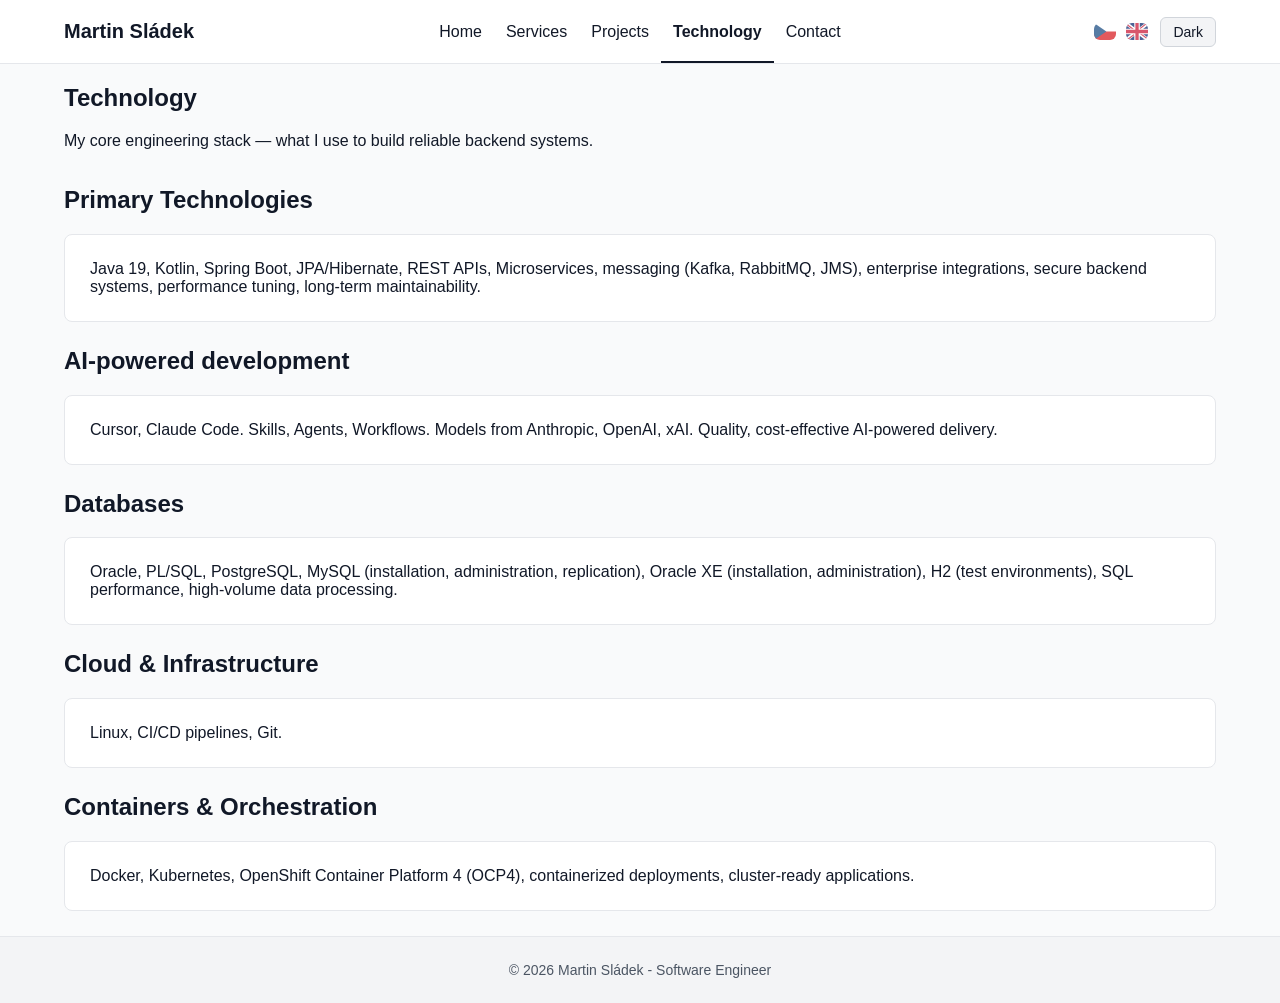
<file: en/technology.html>
<!DOCTYPE html>
<html lang="en">
<head>
    <meta charset="UTF-8">
    <meta name="viewport" content="width=device-width, initial-scale=1.0">
    <title>Technology — Martin Sládek</title>
    <link rel="stylesheet" href="/css/style.css?v=2026-10-26">
</head>

<body>
<header class="header">
    <div class="container nav">
        <div class="logo">Martin Sládek</div>

        <nav>
            <ul>
                <li><a href="/index.html">Home</a></li>
                <li><a href="/en/services.html">Services</a></li>
                <li><a href="/en/projects.html">Projects</a></li>
                <li><a href="/en/technology.html" class="active">Technology</a></li>
                <!-- <li><a href="/en/about.html">About</a></li> -->
                <!-- <li><a href="/en/cv.html">CV</a></li> -->
                <li><a href="/en/contact.html">Contact</a></li>

            </ul>
        </nav>

        <div class="header-tools">
        <div class="lang-switch">
            <a href="/cz/technology.html" title="Čeština">
                <img src="/flags/cz.svg" alt="CZ" style="width:22px; vertical-align:middle;">
            </a>
            <a href="/en/technology.html" title="English">
                <img src="/flags/gb.svg" alt="EN" style="width:22px; vertical-align:middle;">
            </a>
        </div>

        <button id="darkToggle" class="btn small">Dark</button>
        </div>
    </div>
</header>

<section class="page-header">
    <div class="container">
        <h1>Technology</h1>
        <p>My core engineering stack — what I use to build reliable backend systems.</p>
    </div>
</section>

<section class="technology">
    <div class="container">

        <h2>Primary Technologies</h2>
        <div class="card" style="margin-bottom:25px;">
            Java 19<!-- (8–21)-->, Kotlin, Spring Boot, JPA/Hibernate, REST APIs, Microservices, messaging (Kafka, RabbitMQ, JMS),
			enterprise integrations, secure backend systems, performance tuning, long‑term maintainability.
        </div>

        <h2>AI-powered development</h2>
        <div class="card" style="margin-bottom:25px;">
            Cursor, Claude Code. Skills, Agents, Workflows. Models from Anthropic, OpenAI, xAI. Quality, cost-effective AI-powered delivery.
        </div>

        <h2>Databases</h2>
        <div class="card" style="margin-bottom:25px;">
            Oracle, PL/SQL, PostgreSQL,
			MySQL (installation, administration, replication),
			Oracle XE (installation, administration),
            H2 (test environments),
            SQL performance,
            high‑volume data processing.
        </div>

        <h2>Cloud & Infrastructure</h2>
        <div class="card" style="margin-bottom:25px;">
            <!--AWS (EC2, S3), hybrid on‑prem/cloud integrations, -->Linux, CI/CD pipelines, Git.
        </div>

		<h2>Containers & Orchestration</h2>
        <div class="card" style="margin-bottom:25px;">
            Docker, Kubernetes, OpenShift Container Platform 4 (OCP4), containerized deployments,
            cluster‑ready applications.
        </div>

        <!--
        <h2>Additional Languages</h2>
        <div class="card" style="margin-bottom:25px;">
            Python, C/C++, Bash.
        </div>

        <h2>Focus Areas</h2>
        <div class="card" style="margin-bottom:25px;">
            Backend engineering, system architecture, integrations, reliability, maintainability,
            production‑grade systems, enterprise environments.
        </div>
		-->

        <!--
        <h2>Not My Focus</h2>
        <div class="card" style="margin-bottom:25px;">
            ❌ mobile apps<br>
            ❌ WordPress<br>
            ❌ full‑time DevOps (but DevOps/OCP4 skills are part of my toolkit)
        </div>
        -->

        <!--
        <h2>Deprecated / Not Relevant Anymore</h2>
        <div class="card">
            Assembler, Basic, Pascal, Delphi, Flash, jQuery, old Java EE relics (EJB 2.x, Applets),
            CORBA, XML‑RPC, SVN, Tomcat 5, SOAP‑first architectures.
        </div>
        -->

    </div>
</section>

<footer class="footer">
    <div class="container">
        © 2026 Martin Sládek - Software Engineer
    </div>
</footer>

<script src="/js/script.js"></script>
</body>
</html>
</file>
<file: css/style.css>
body {
    margin: 0;
    font-family: Arial, sans-serif;
    background: #F9FAFB;
    color: #111827;
}

.container {
    width: 90%;
    max-width: 1200px;
    margin: auto;
}

.header {
    background: white;
    border-bottom: 1px solid #E5E7EB;
    position: sticky;
    top: 0;
    z-index: 100;
}

.nav {
    display: flex;
    align-items: stretch;
    padding: 0;
}

.logo {
    font-weight: bold;
    font-size: 20px;
    display: flex;
    align-items: center;
    padding: 20px 0;
    flex: 1 1 0;
    min-width: 0;
}

nav {
    display: flex;
    align-items: stretch;
}

nav ul {
    list-style: none;
    display: flex;
    align-items: stretch;
    gap: 0;
    margin: 0;
    padding: 0;
}

nav li:not(.lang-switch) {
    display: flex;
}

nav li:not(.lang-switch) > a {
    display: flex;
    align-items: center;
    padding: 20px 12px;
    box-sizing: border-box;
}

nav a {
    text-decoration: none;
    color: #111827;
    font-weight: 500;
}

#darkToggle {
    align-self: center;
    margin: 12px 0;
}

.header-tools {
    display: flex;
    align-items: center;
    justify-content: flex-end;
    flex: 1 1 0;
    min-width: 0;
}

/* CTA BUTTON */
.btn {
    display: inline-block;
    padding: 10px 18px;
    border-radius: 6px;
    border: 1px solid #111827;
}

.btn.primary {
    background: #EEF6F2; /* světlá, jemně mint — jako Dark, o chlup veselejší */
    color: #111827;
    border: 1px solid #D1D5DB;
    box-shadow: 0 4px 12px rgba(0, 0, 0, 0.08);
    transition: background 0.25s ease, box-shadow 0.25s ease, transform 0.2s ease;
}

.btn.primary:hover {
    background: #E2EEE8;
    border-color: #C5D4CC;
    box-shadow: 0 8px 20px rgba(0, 0, 0, 0.15);
    transform: translateY(-3px);
}

.hero {
    padding: 80px 0;
    background: white;
}

.hero-inner {
    display: flex;
    align-items: center;
    gap: 40px;
}

.hero-text h1 {
    font-size: 42px;
    margin-bottom: 20px;
}

.grid-3 {
    display: grid;
    grid-template-columns: repeat(3, 1fr);
    gap: 30px;
}

.grid-2 {
    display: grid;
    grid-template-columns: repeat(2, 1fr);
    gap: 30px;
}

.card, .project {
    background: white;
    padding: 25px;
    border-radius: 8px;
    border: 1px solid #E5E7EB;
}

.about-inner {
    display: flex;
    align-items: center;
    gap: 40px;
}

.contact-form {
    display: flex;
    flex-direction: column;
    gap: 15px;
    max-width: 500px;
}

/* mailto/obrázek e-mailu: bez inline-block by display:block u img natáhl odkaz na celý řádek */
.contact-info a {
    display: inline-block;
}

.contact-info a img {
    border-radius: 0;
}

input, textarea {
    padding: 12px;
    border-radius: 6px;
    border: 1px solid #D1D5DB;
}

/*
.footer {
    text-align: center;
    padding: 20px 0;
    margin-top: 40px;
    background: #111827;
    color: white;
}
*/

/* odlehceny footer */

.footer {
    text-align: center;
    padding: 25px 0;
    margin-top: 40px;
    background: #F3F4F6;
    color: #4B5563;
    border-top: 1px solid #E5E7EB;
    font-size: 14px;
}

body.dark .footer {
    background: #1F2937;
    color: #D1D5DB;
    border-top: 1px solid #374151;
}


/* images */
img {
    max-width: 100%;
    height: auto;
    display: block;
    border-radius: 6px;
}

.project img {
    width: 100%;
    height: 200px;
    object-fit: cover;
    border-radius: 6px 6px 0 0;
}

.about-img img {
    width: 280px;
    height: 280px;
    object-fit: cover;
    border-radius: 50%;
}

.hero-img img {
    width: 100%;
    max-width: 450px;
    height: auto;
    object-fit: cover;
    transition: transform 0.15s ease, box-shadow 0.15s ease;
}

section.hero .hero-img:hover img {
    transform: translateY(-4px);
    box-shadow: 0 8px 20px rgba(0,0,0,0.15);
}

body.dark section.hero .hero-img:hover img {
    box-shadow: 0 8px 20px rgba(0,0,0,0.55);
}

/* responsive */
@media (max-width: 900px) {
    .hero-inner,
    .about-inner,
    .contact-inner {
        flex-direction: column;
        text-align: center;
    }

    .grid-3 {
        grid-template-columns: 1fr;
    }

    .grid-2 {
        grid-template-columns: 1fr;
    }

    nav {
        min-width: 0;
        overflow-x: auto;
        -webkit-overflow-scrolling: touch;
    }

    nav ul {
        flex-wrap: nowrap;
    }

    nav li:not(.lang-switch) > a {
        padding: 20px 8px;
        white-space: nowrap;
        flex-shrink: 0;
    }

    .hero-img img {
        max-width: 300px;
    }
}

@media (max-width: 600px) {
    .nav {
        display: grid;
        grid-template-columns: 1fr auto;
        column-gap: 10px;
        align-items: stretch;
    }

    .logo {
        grid-column: 1;
        grid-row: 1;
        font-size: 18px;
        padding: 12px 0;
        flex: unset;
    }

    .header-tools {
        grid-column: 2;
        grid-row: 1;
        flex: unset;
    }

    .lang-switch {
        padding: 0 4px;
    }

    #darkToggle {
        margin: 10px 0;
    }

    nav {
        grid-column: 1 / -1;
        grid-row: 2;
        min-width: 0;
        overflow-x: auto;
        -webkit-overflow-scrolling: touch;
        overscroll-behavior-x: contain;
    }

    nav ul {
        flex-wrap: nowrap;
        width: max-content;
    }

    nav li:not(.lang-switch) > a {
        padding: 12px 16px;
        white-space: nowrap;
        flex-shrink: 0;
    }

    .hero-text h1 {
        font-size: 32px;
    }

    .about-img img {
        width: 200px;
        height: 200px;
    }
}

/* dark mode */
body.dark {
    background: #111827;
    color: #F9FAFB;
}

body.dark .header {
    background: #1F2937;
    border-bottom-color: #374151;
}

body.dark .card,
body.dark .project,
body.dark .contact-form input,
body.dark .contact-form textarea {
    background: #1F2937;
    border-color: #374151;
    color: #F9FAFB;
}

body.dark .btn {
    border-color: #F9FAFB;
}

body.dark .btn.primary {
    background: #374151;
    color: #F9FAFB;
    border-color: #4B5563;
    box-shadow: 0 4px 12px rgba(0, 0, 0, 0.4);
}

body.dark .btn.primary:hover {
    background: #4B5563;
    border-color: #6B7280;
    box-shadow: 0 8px 20px rgba(0, 0, 0, 0.55);
    transform: translateY(-3px);
}

/* hero dark */
body.dark .hero {
    background: #1F2937;
}

body.dark .hero-text h1,
body.dark .hero-text p {
    color: #F9FAFB;
}

/* nav dark */
body.dark nav a {
    color: #F9FAFB;
}

body.dark nav a.btn {
    border-color: #F9FAFB;
    color: #F9FAFB;
}

body.dark nav a.btn:hover {
    background: #374151;
}

/* active menu item: bold + underline (underline stays — bold alone is weak on phones) */
nav a.active {
    color: inherit;
    font-weight: 700;
}

nav li:not(.lang-switch) > a.active {
    box-shadow: inset 0 -2px 0 currentColor;
}

body.dark nav a.active {
    color: #F9FAFB;
}

/* dark mode button */
.btn.small {
    padding: 6px 12px;
    font-size: 14px;
    border-radius: 6px;
}

#darkToggle {
    background: #F3F4F6;
    color: #111827;
    border: 1px solid #D1D5DB;
}

#darkToggle:hover {
    background: #E5E7EB;
}

body.dark #darkToggle {
    background: #374151;
    color: #F9FAFB;
    border: 1px solid #4B5563;
}

body.dark #darkToggle:hover {
    background: #4B5563;
}

/* card hover */
.card {
    transition: transform 0.15s ease, box-shadow 0.15s ease;
}

.card:hover {
    transform: translateY(-4px);
    box-shadow: 0 8px 20px rgba(0,0,0,0.08);
}

body.dark .card:hover {
    box-shadow: 0 8px 20px rgba(0,0,0,0.4);
}

/* CTA section */
.cta {
    text-align: center;
    padding: 80px 0;
    background: #F3F4F6;
}

body.dark .cta {
    background: #1F2937;
}

/* FINAL CTA ACTIVE FIX */
nav li a.btn.active {
    font-weight: 600 !important;
    border-bottom: none !important;
    padding-bottom: 10px !important;
    background: #E5E7EB;
    color: #111827;
    border-color: #D1D5DB;
}

body.dark nav li a.btn.active {
    font-weight: 600 !important;
    border-bottom: none !important;
    padding-bottom: 10px !important;
    background: #374151;
    color: #F9FAFB;
    border-color: #4B5563;
}

/* language switch */
.lang-switch {
    display: flex;
    gap: 10px;
    align-items: center;
    padding: 0 12px 0 8px;
}

.lang-switch img {
    opacity: 0.7;
    transition: opacity 0.2s ease;
}

.lang-switch img:hover {
    opacity: 1;
}

/* sticky footer */
html, body {
    height: 100%;
}

body {
    display: flex;
    flex-direction: column;
}

footer.footer {
    margin-top: auto;
}
</file>
